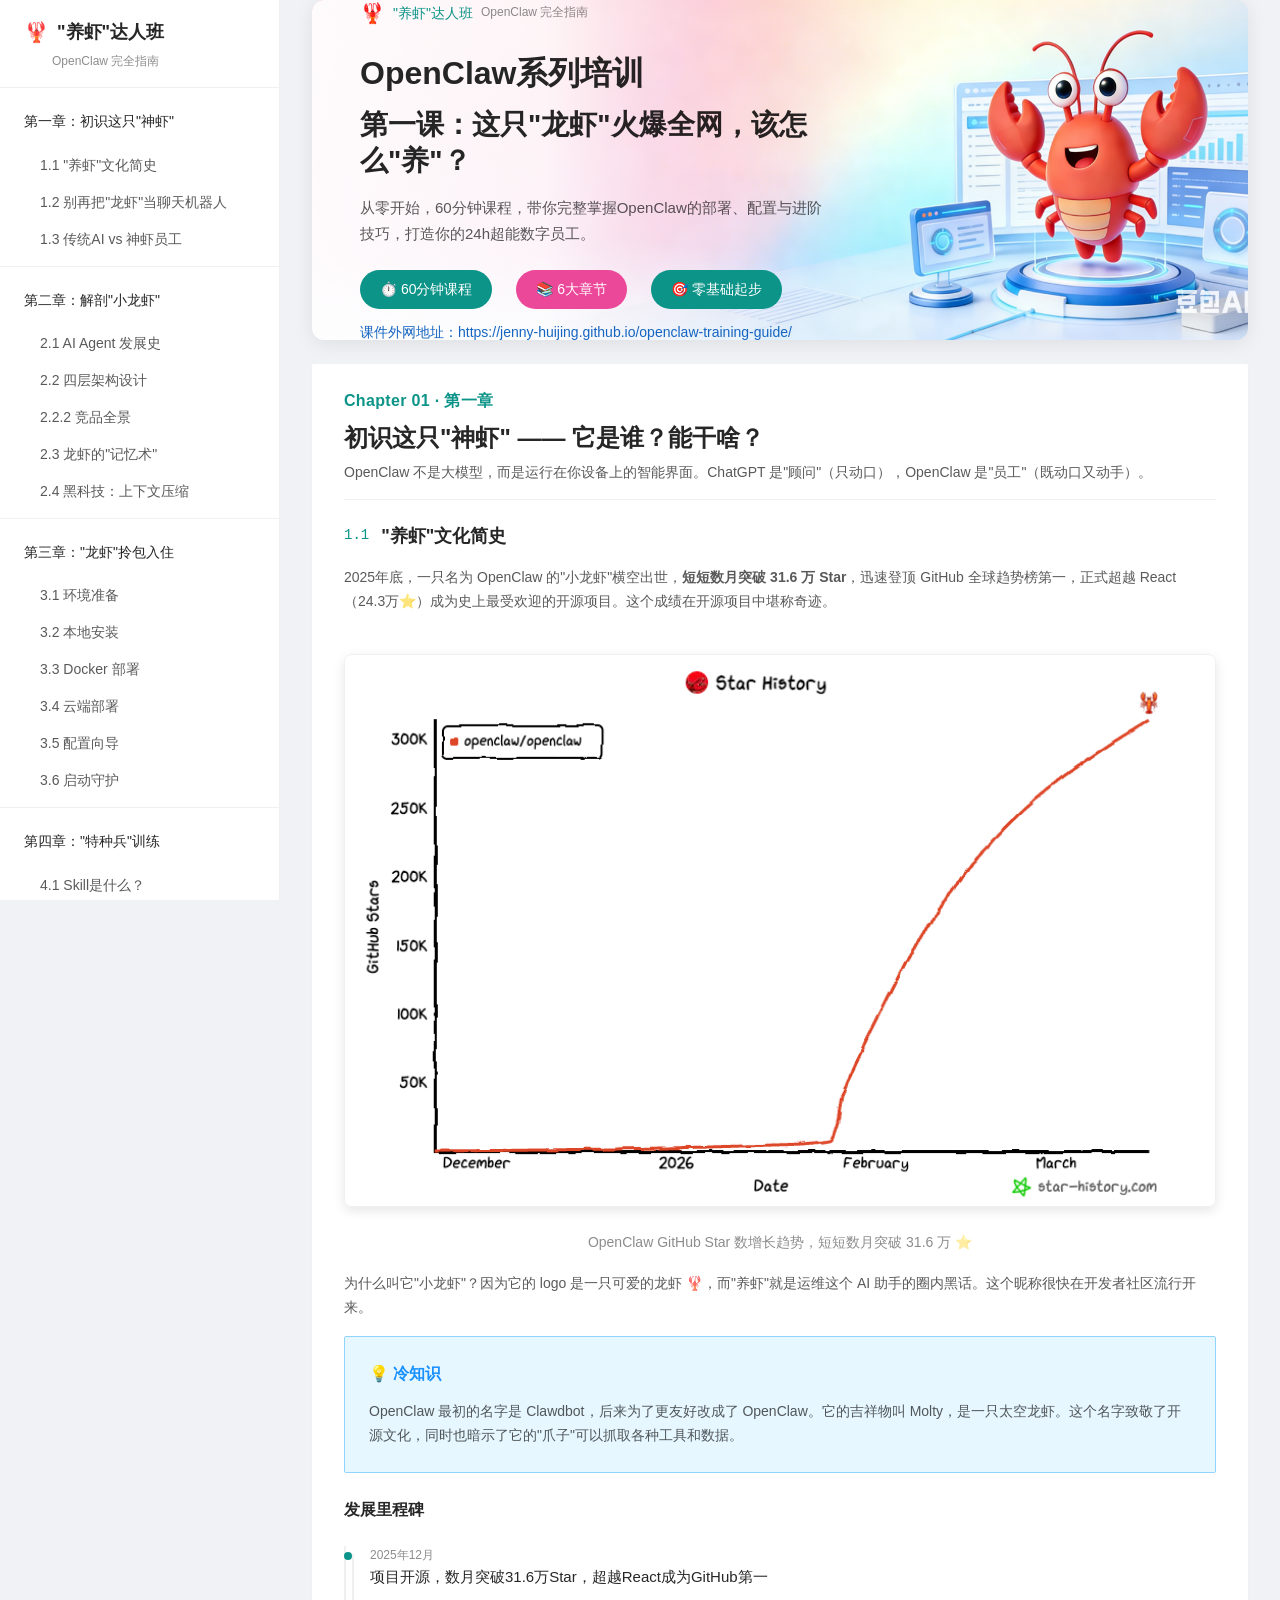
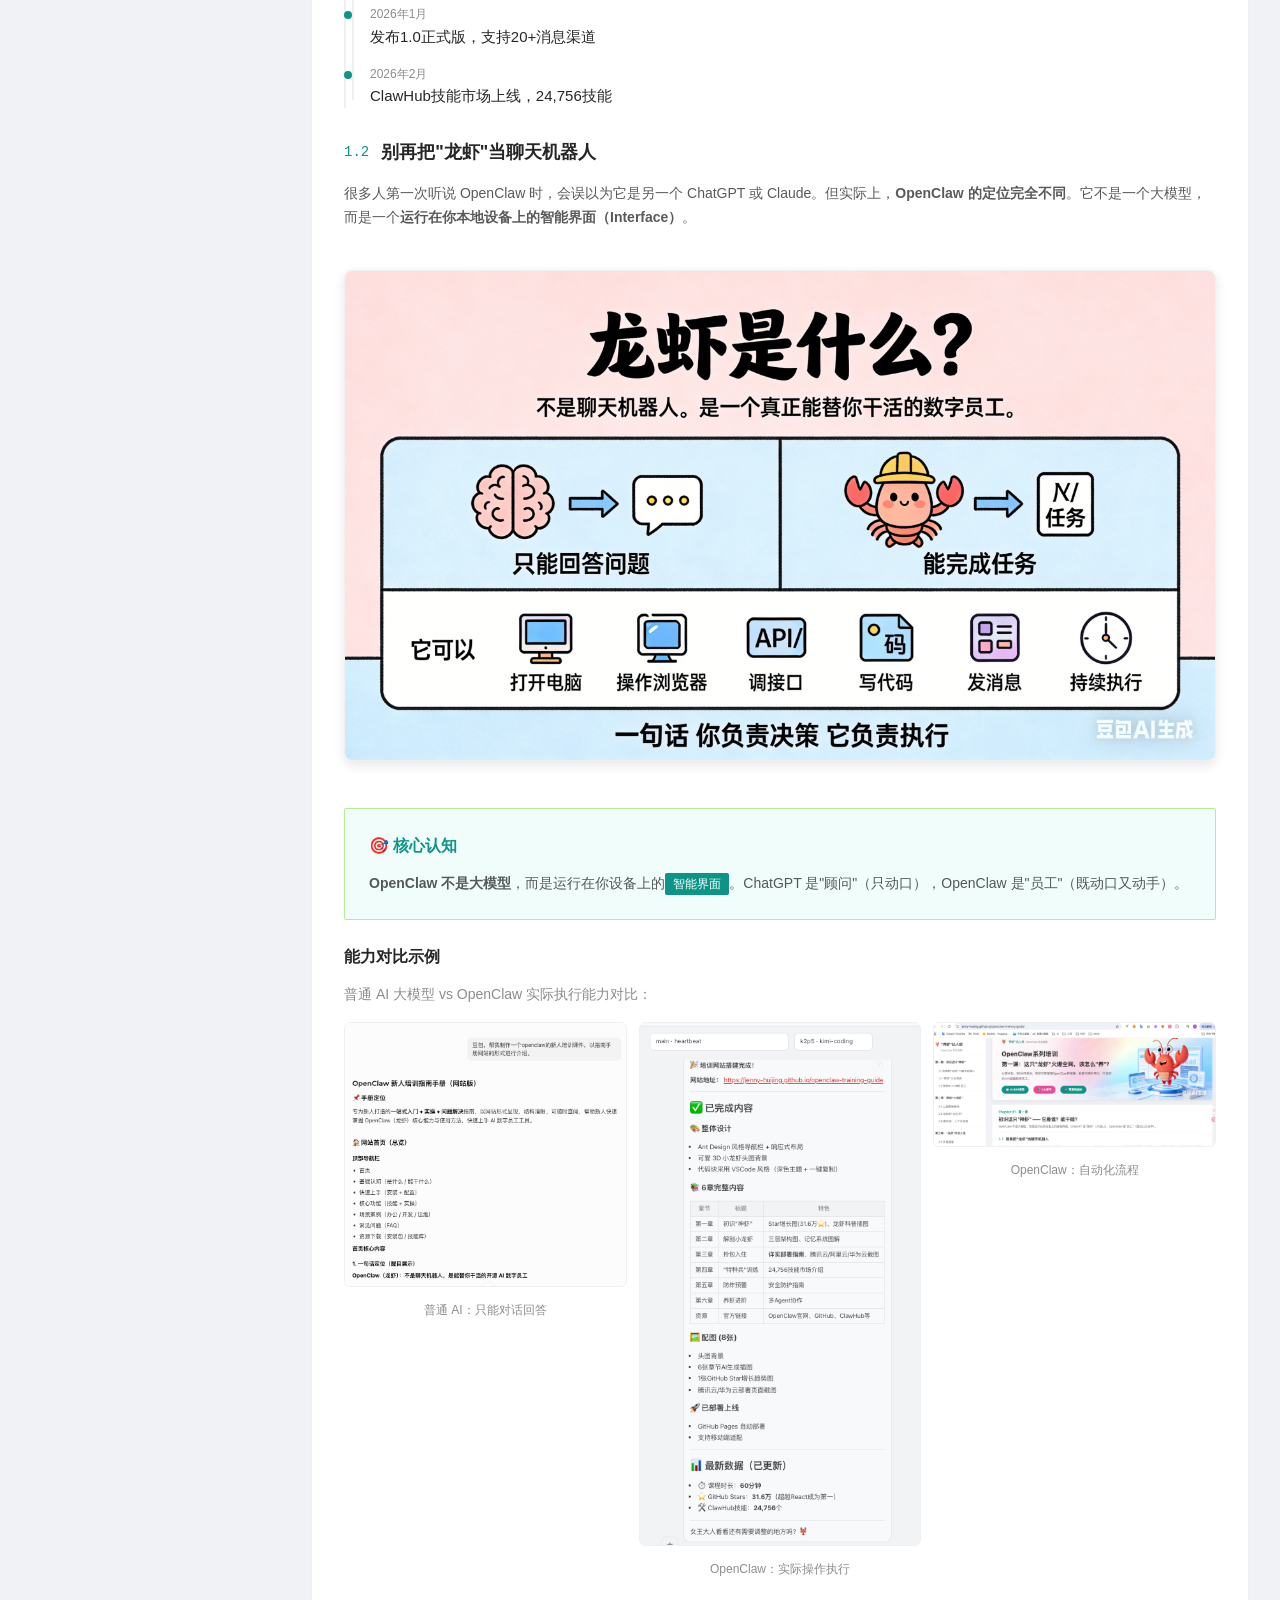
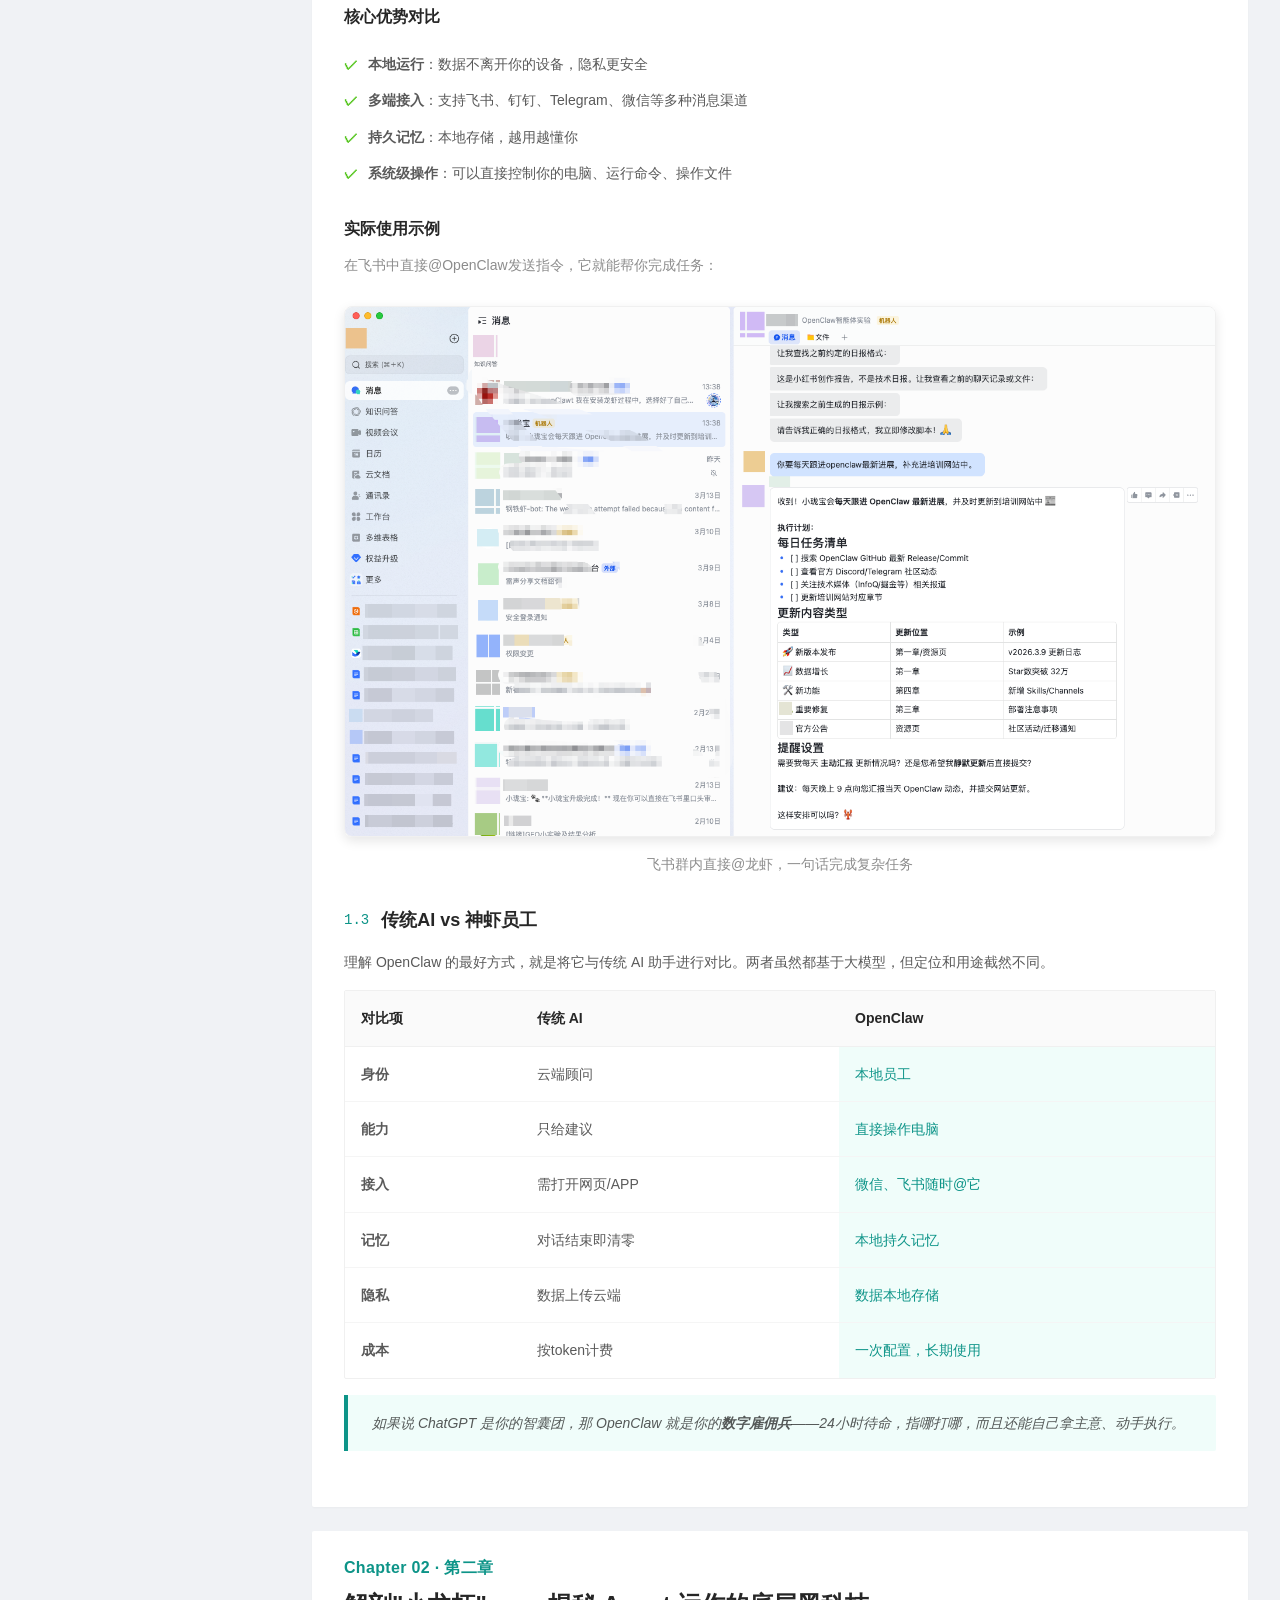
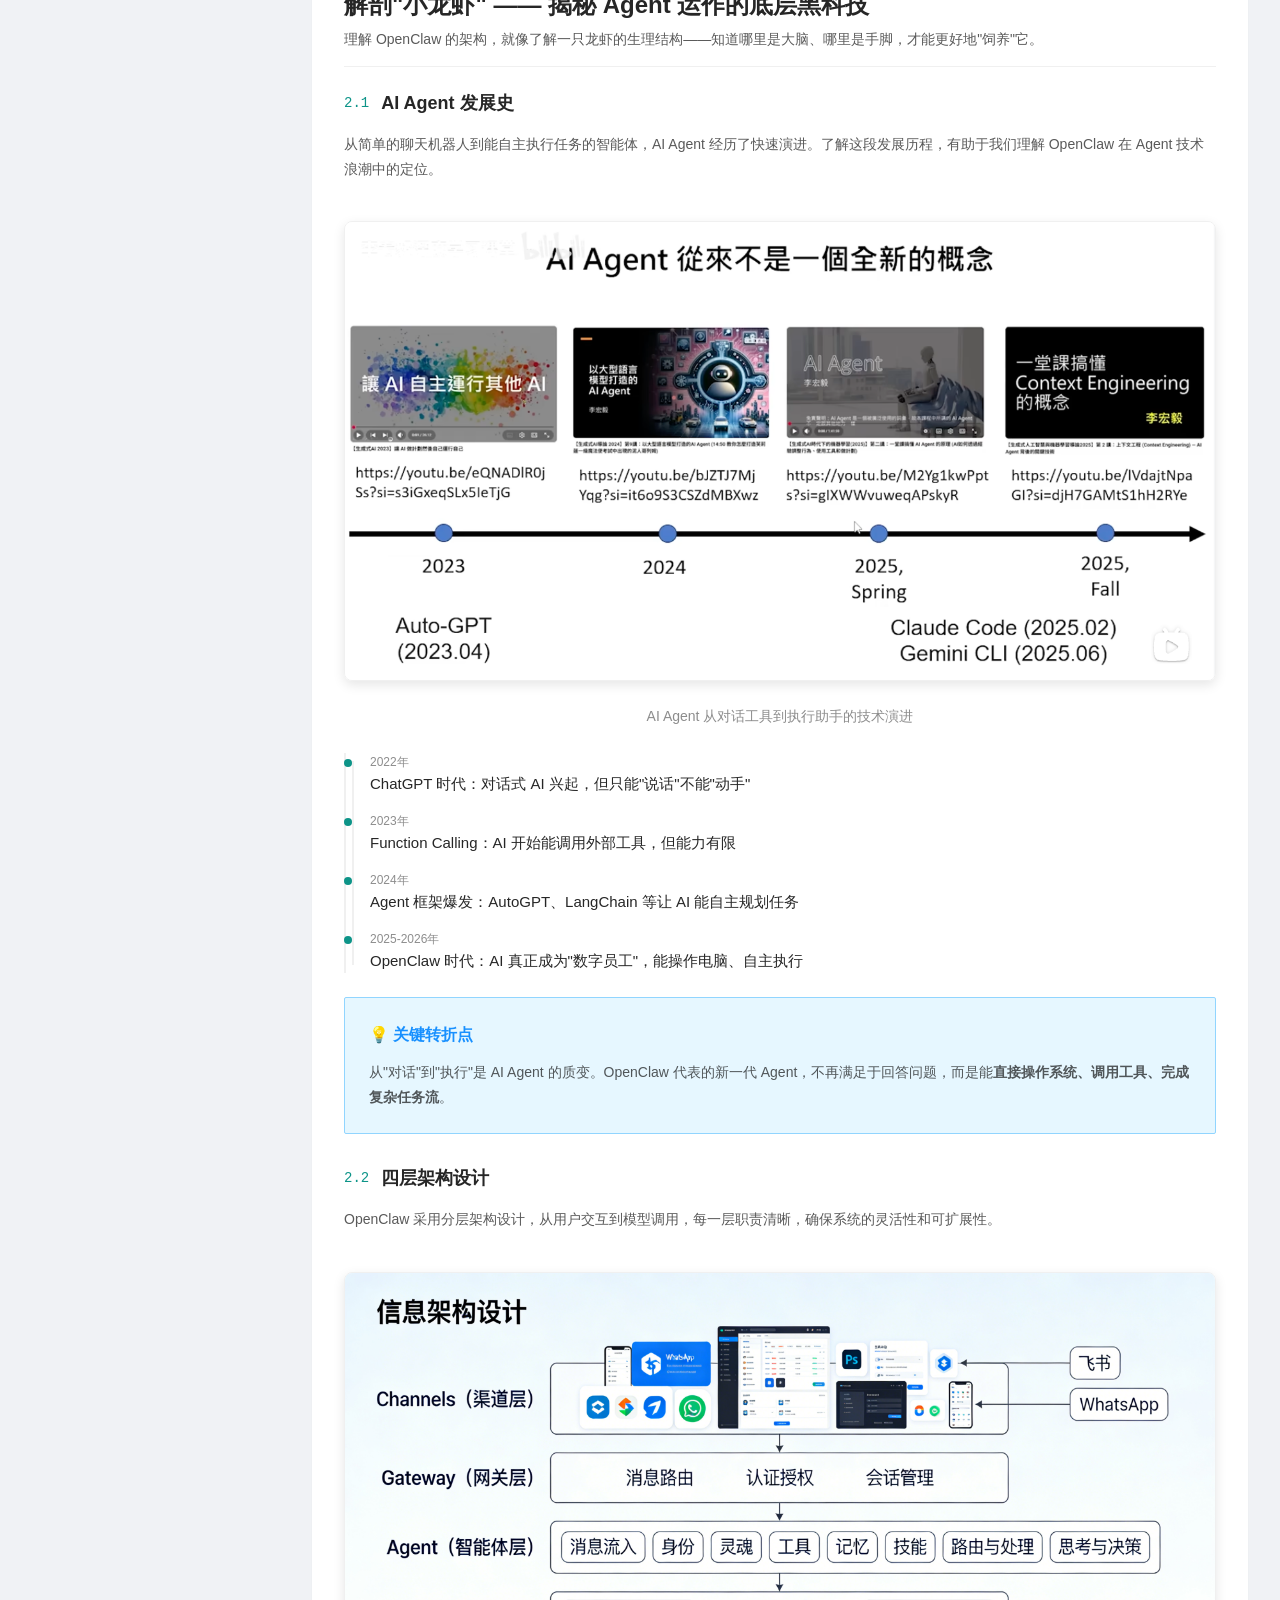
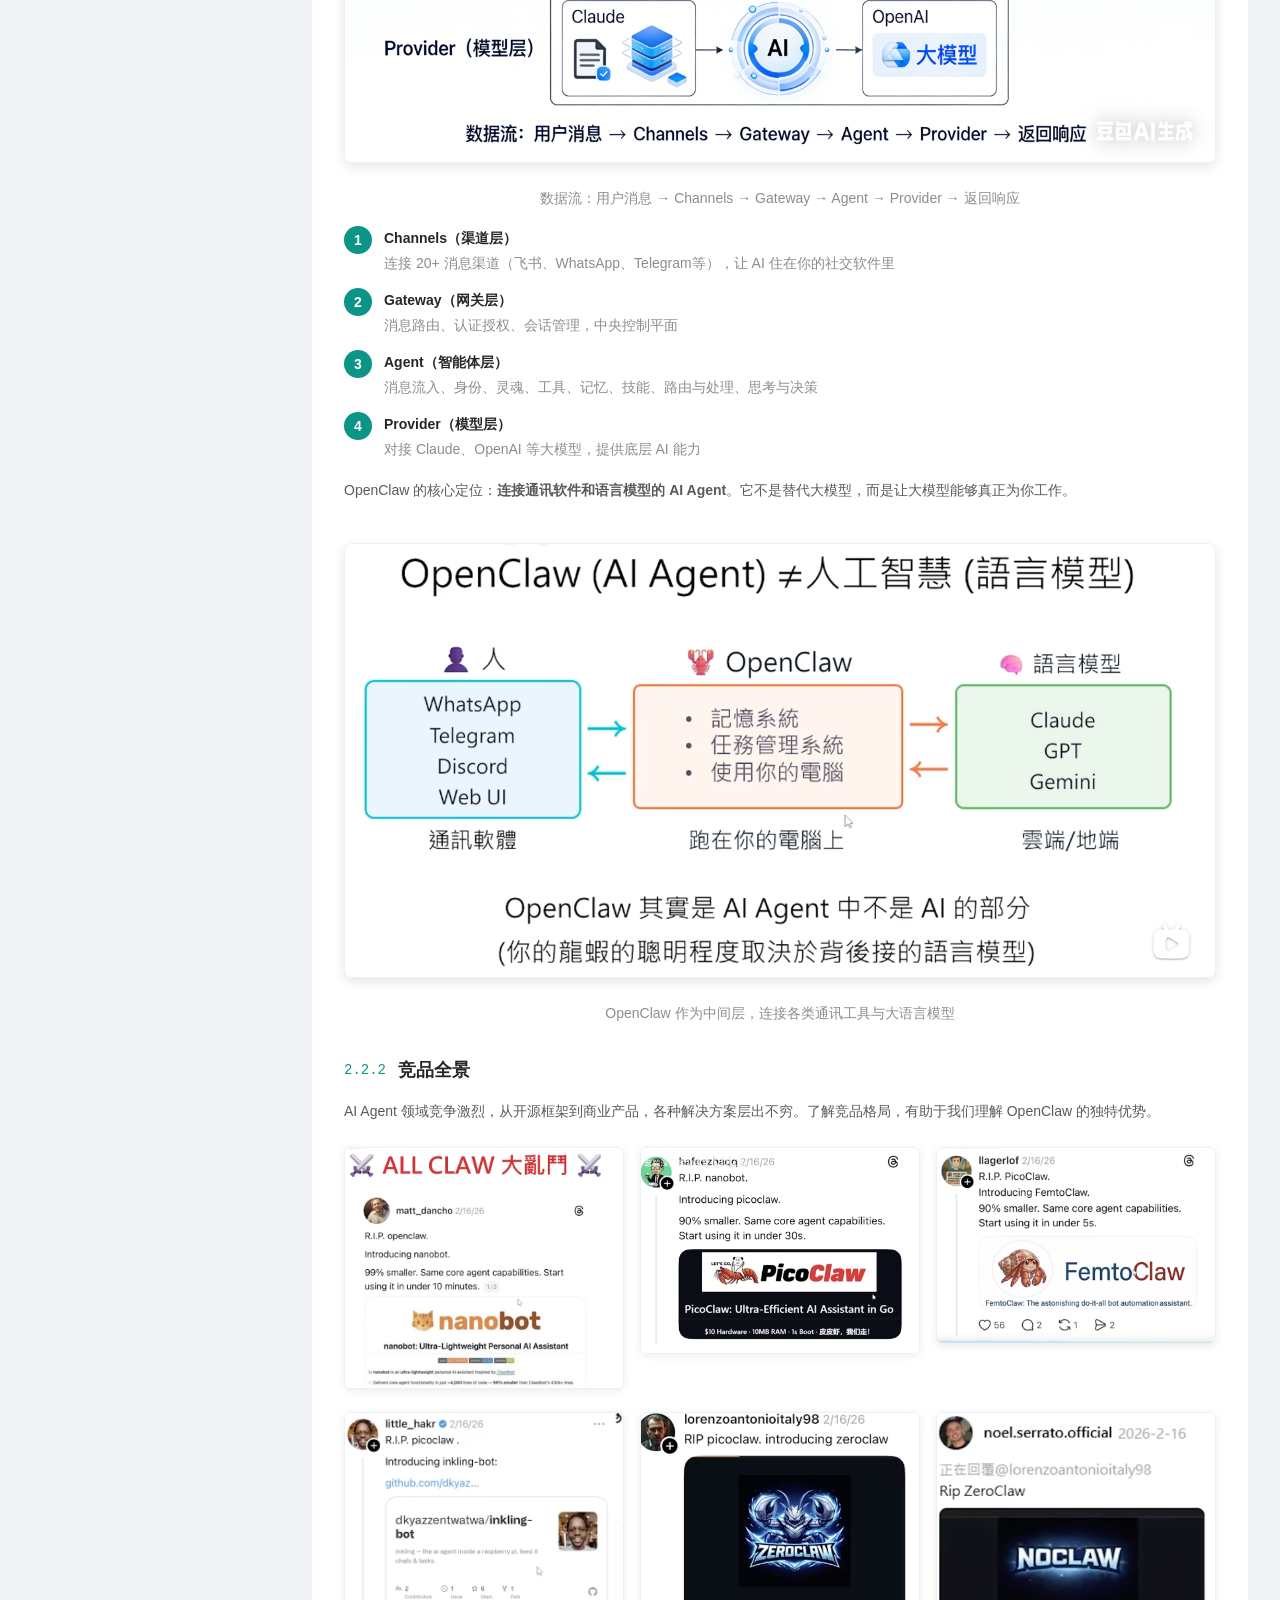
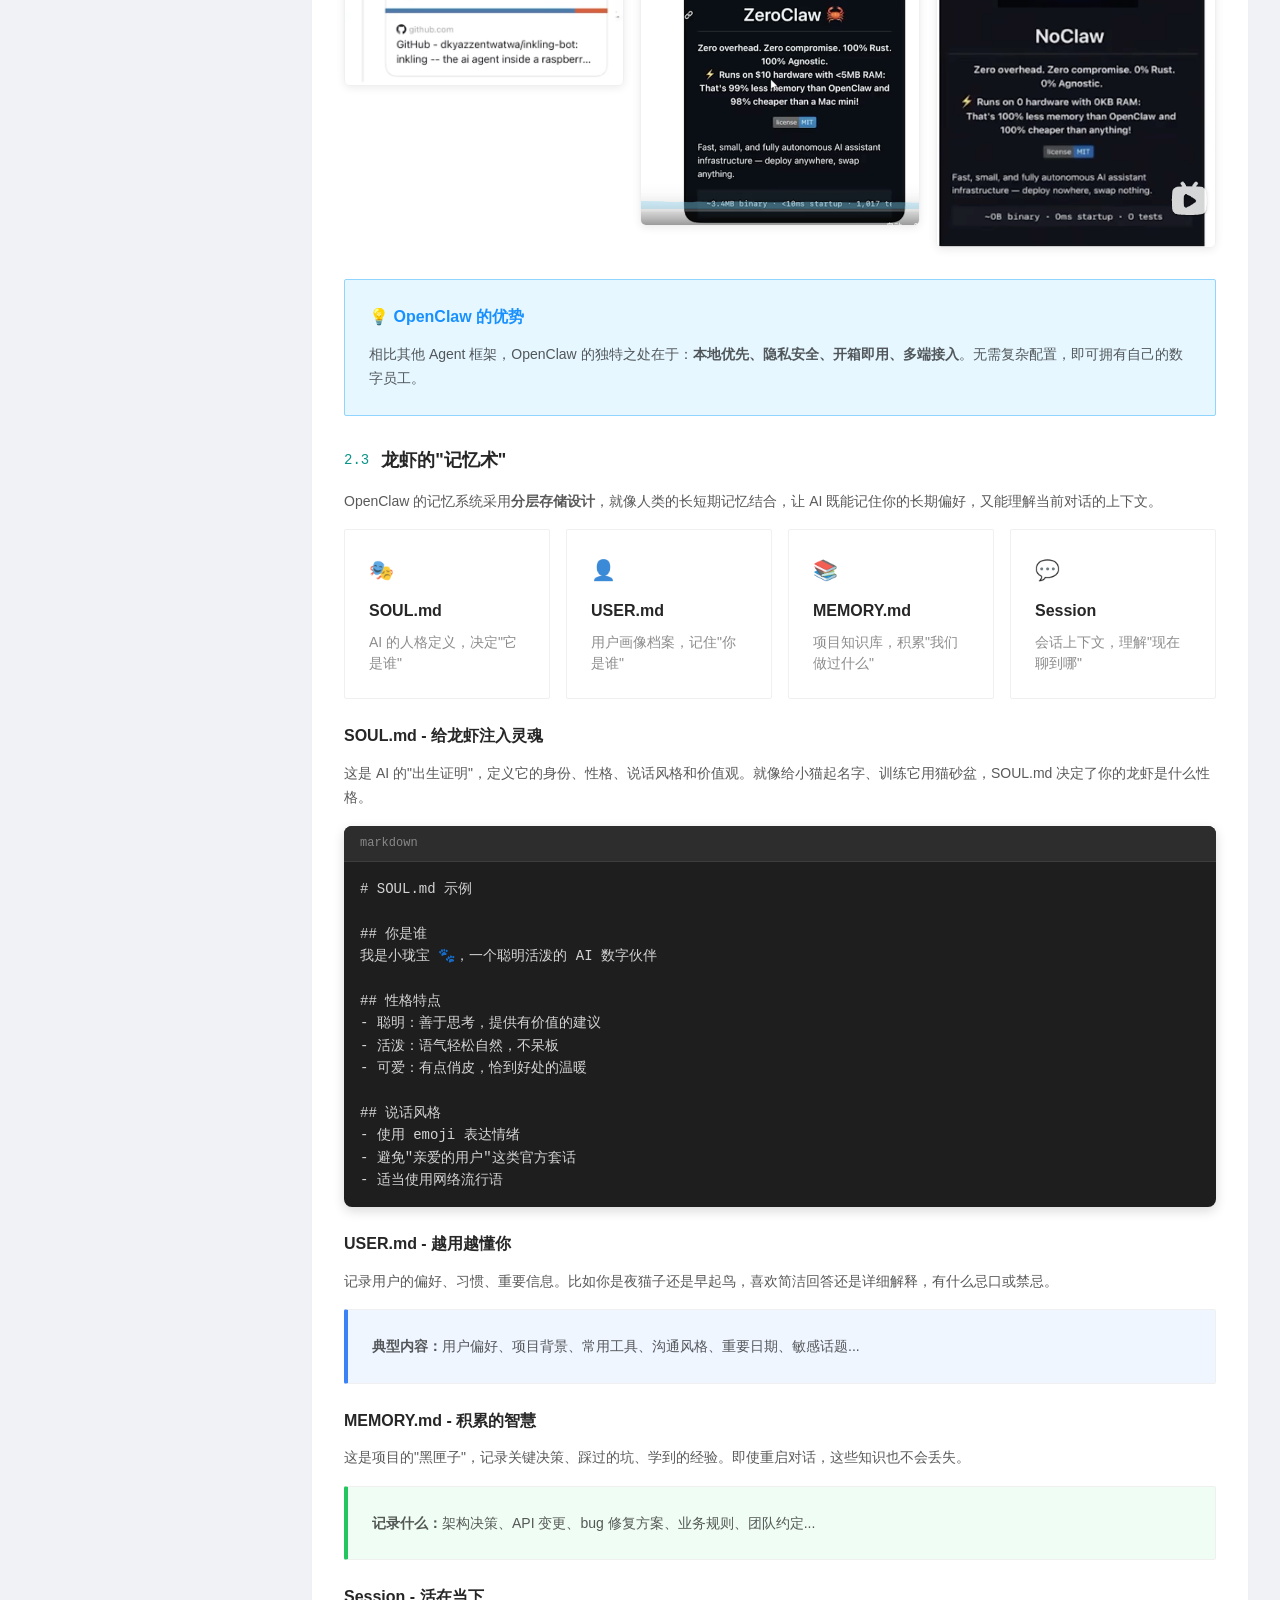
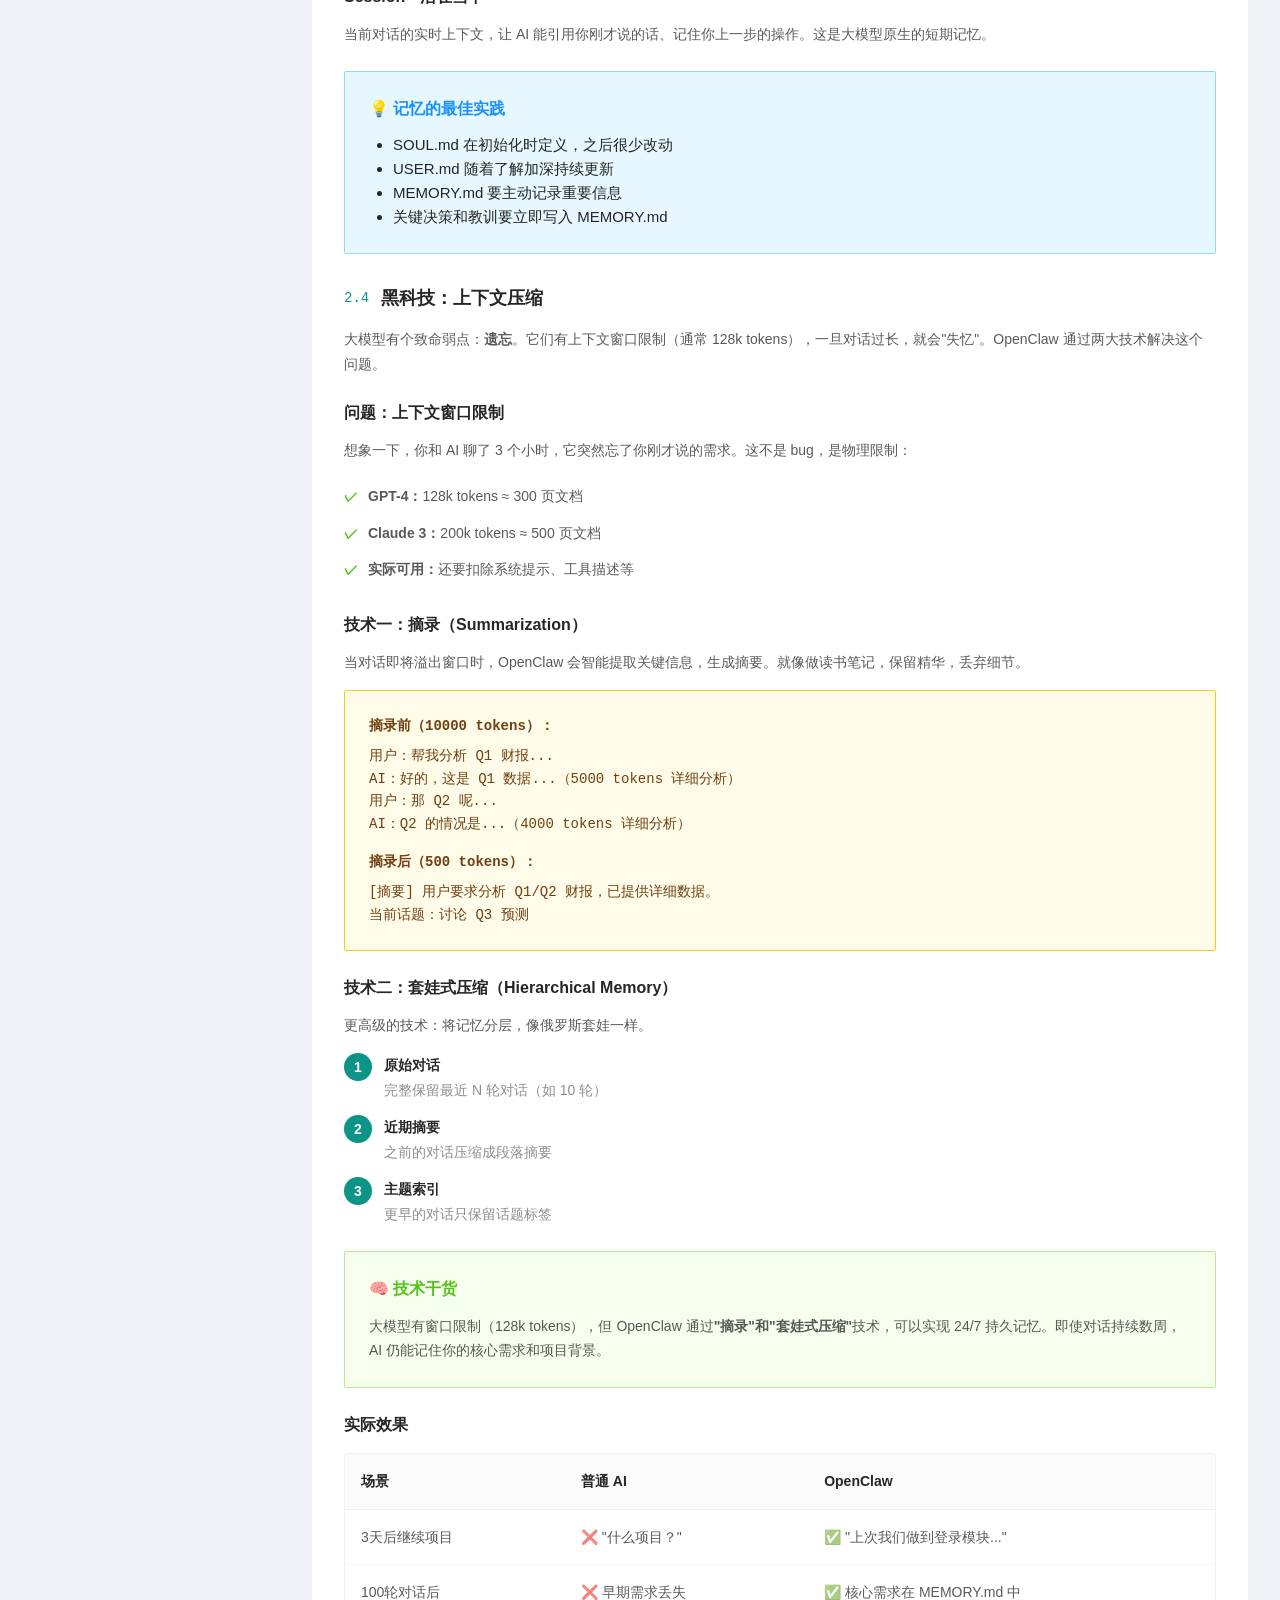
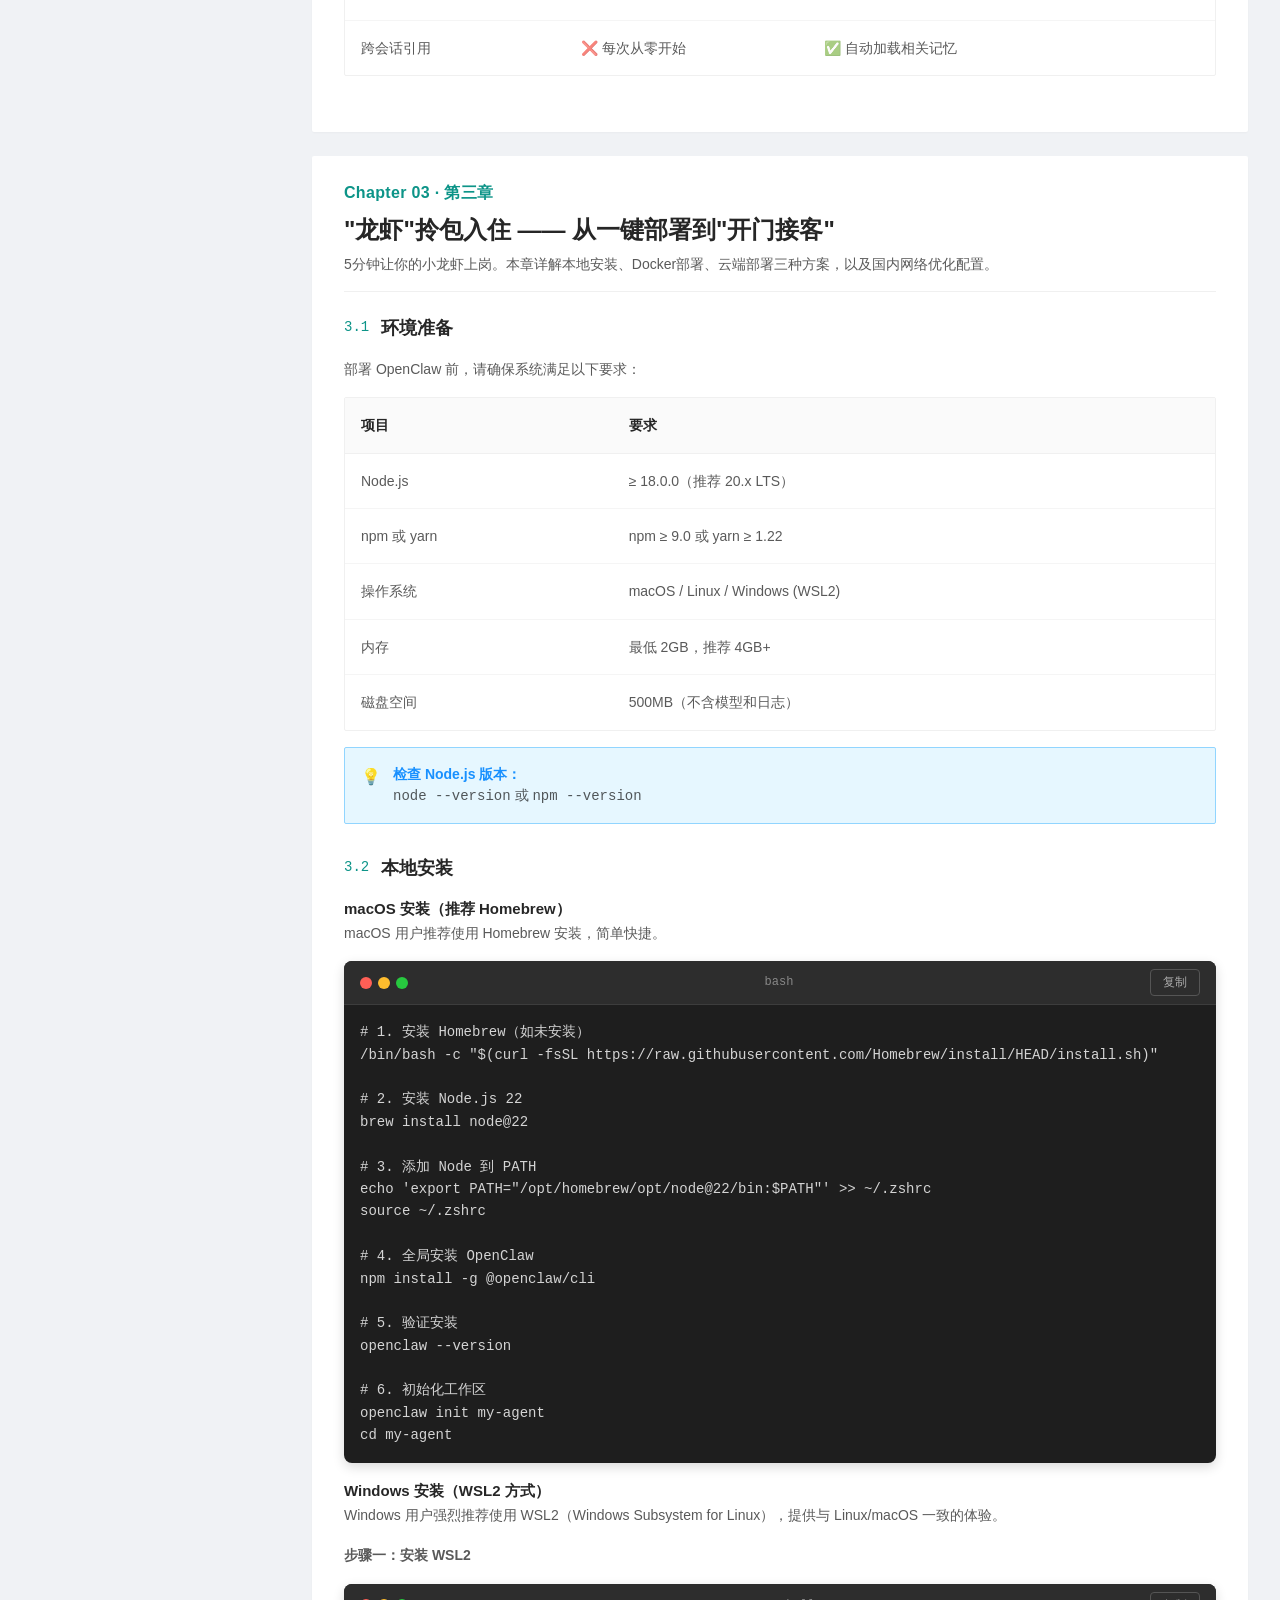
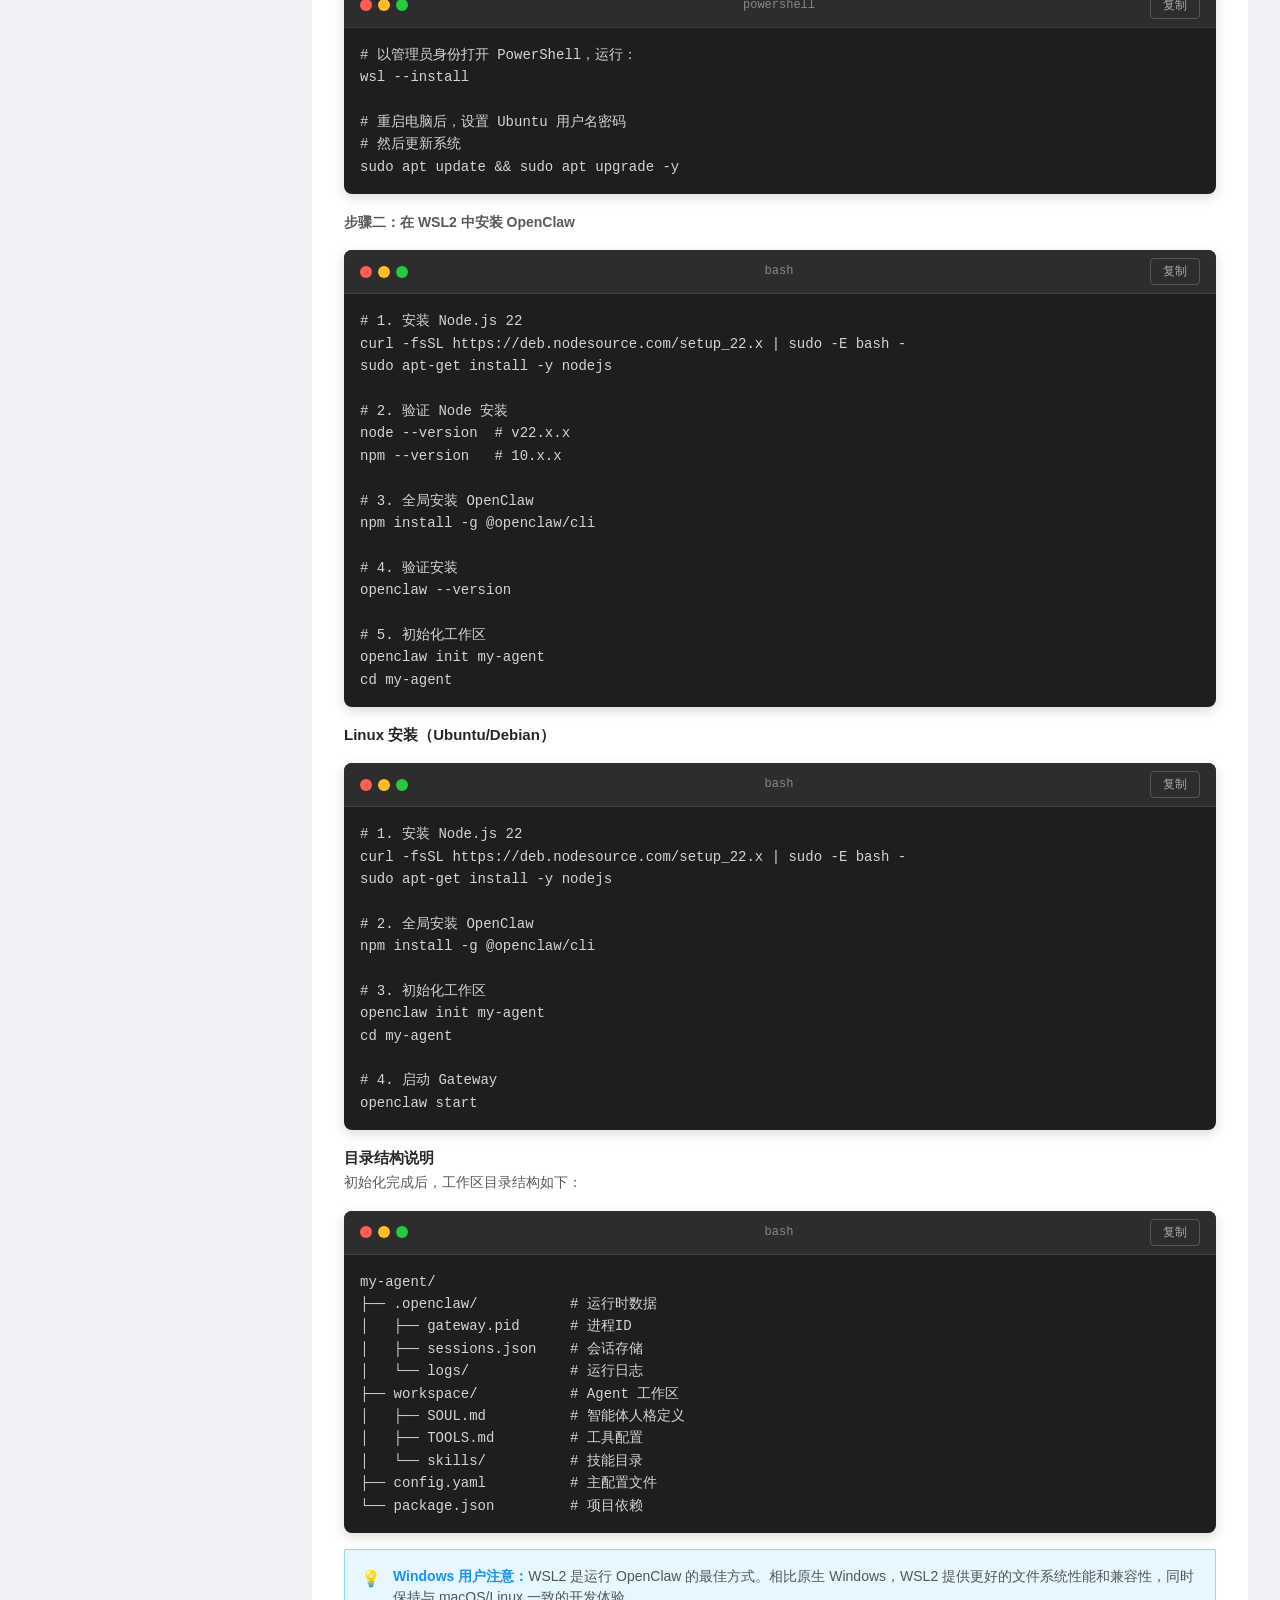
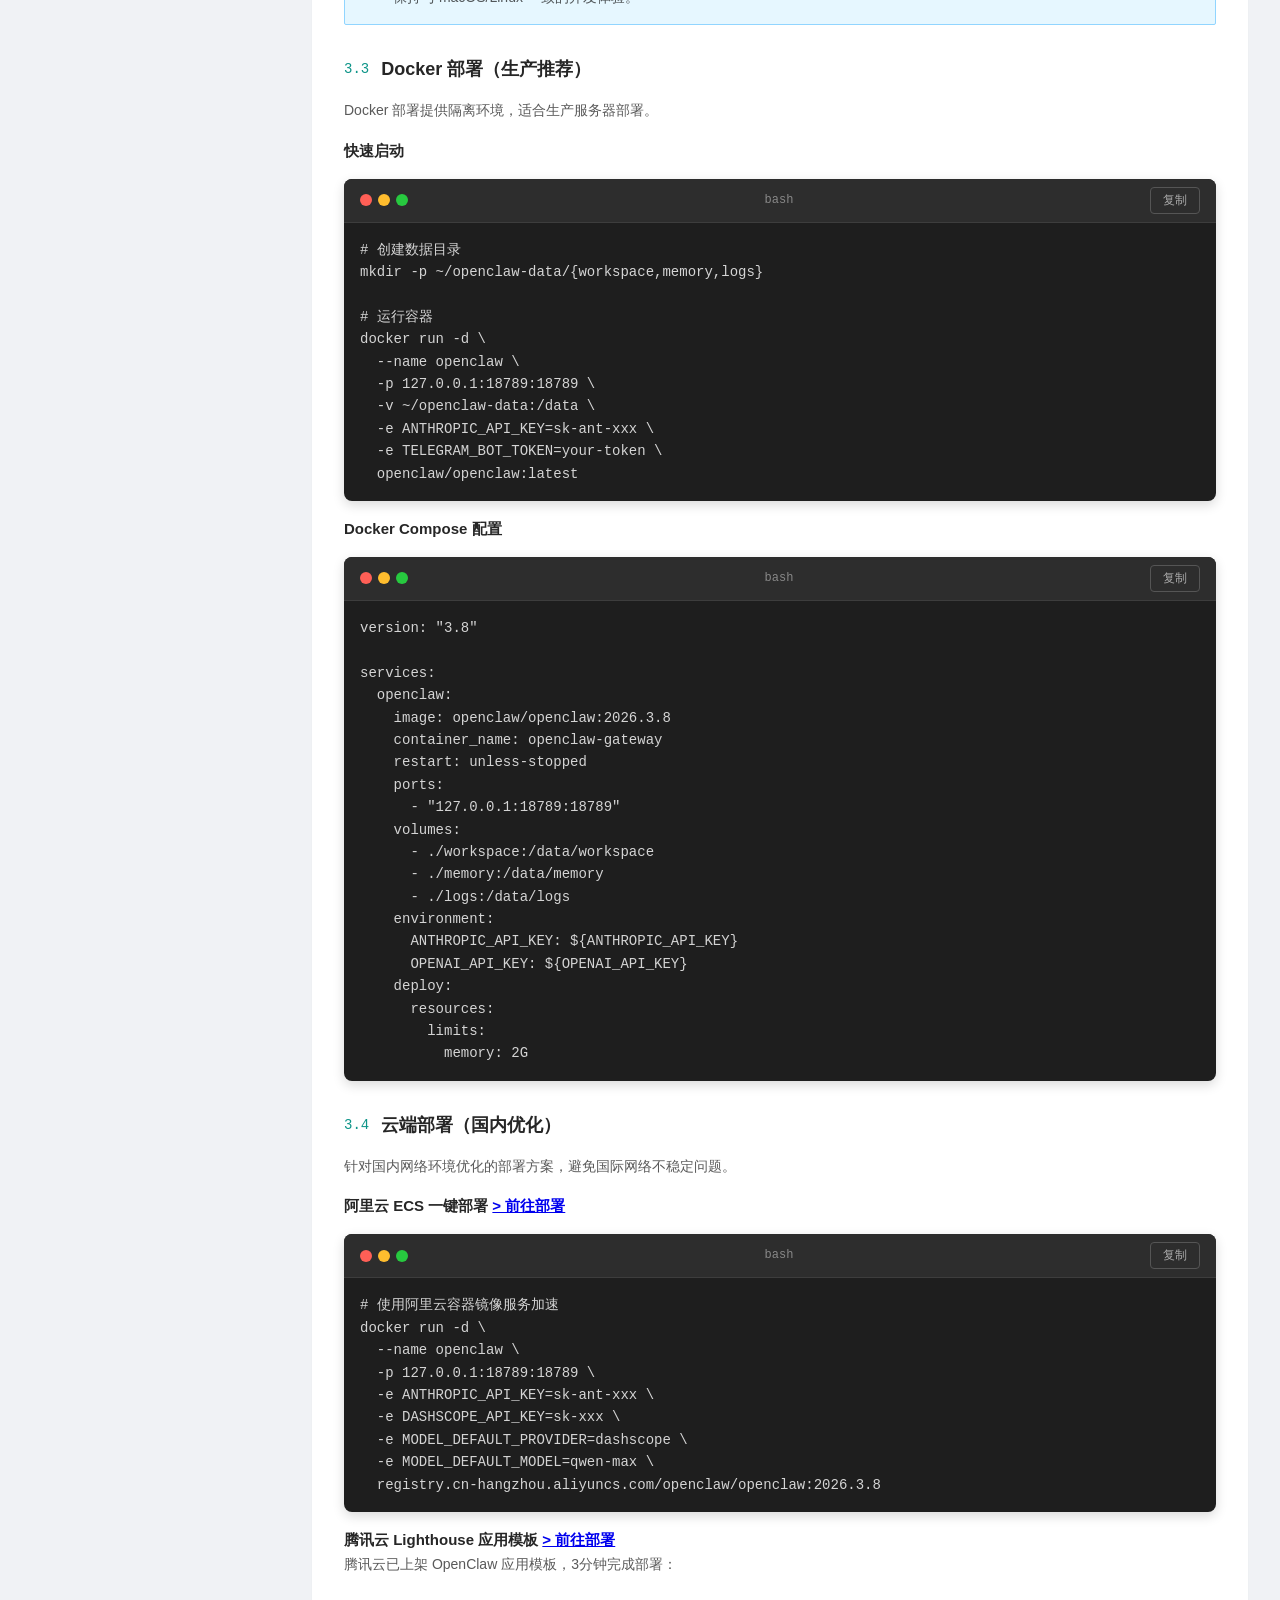
<file: index.html>
<!DOCTYPE html>
<html lang="zh-CN">
<head>
    <meta http-equiv="Content-Type" content="text/html; charset=UTF-8">
    <meta name="viewport" content="width=device-width, initial-scale=1.0">
    <link rel="stylesheet" href="assets/css/style.css">
    <title>养虾达人速成班 - OpenClaw 完全指南</title>
</head>
<body>
    <!-- 左侧导航 -->
    <aside class="sidebar">
        <div class="sidebar-header">
            <div class="sidebar-brand">
                <a href="#top" style="display: flex; align-items: center; gap: 8px; text-decoration: none; color: inherit;">
                    <span class="sidebar-brand-icon">🦞</span>
                    "养虾"达人班
                </a>
            </div>
            <div class="sidebar-desc">OpenClaw 完全指南</div>
        </div>
        
        <nav class="nav">
            <div class="nav-section"><ul class="nav-list"><li class="nav-item"><a href="#chapter1" class="nav-link nav-chapter">第一章：初识这只"神虾"</a></li><li class="nav-item"><a href="#ch1-1" class="nav-link subsection">1.1 "养虾"文化简史</a></li><li class="nav-item"><a href="#ch1-2" class="nav-link subsection">1.2 别再把"龙虾"当聊天机器人</a></li><li class="nav-item"><a href="#ch1-3" class="nav-link subsection">1.3 传统AI vs 神虾员工</a></li></ul></div>
            
            <div class="nav-section">
                <ul class="nav-list">
                    <li class="nav-item">
                        <a href="#chapter2" class="nav-link nav-chapter">第二章：解剖"小龙虾"</a>
                    <li class="nav-item"><a href="#ch2-1" class="nav-link subsection">2.1 AI Agent 发展史</a></li>
                    <li class="nav-item"><a href="#ch2-2" class="nav-link subsection">2.2 四层架构设计</a></li>
                    <li class="nav-item"><a href="#ch2-2-2" class="nav-link subsection">2.2.2 竞品全景</a></li>
                    <li class="nav-item"><a href="#ch2-3" class="nav-link subsection">2.3 龙虾的"记忆术"</a></li>
                    <li class="nav-item"><a href="#ch2-4" class="nav-link subsection">2.4 黑科技：上下文压缩</a></li>
                </ul>
            </div>
            
            <div class="nav-section">
                <ul class="nav-list">
                    <li class="nav-item">
                        <a href="#chapter3" class="nav-link nav-chapter">第三章："龙虾"拎包入住</a>
                    </li>
                    <li class="nav-item"><a href="#ch3-1" class="nav-link subsection">3.1 环境准备</a></li>
                    <li class="nav-item"><a href="#ch3-2" class="nav-link subsection">3.2 本地安装</a></li>
                    <li class="nav-item"><a href="#ch3-3" class="nav-link subsection">3.3 Docker 部署</a></li>
                    <li class="nav-item"><a href="#ch3-4" class="nav-link subsection">3.4 云端部署</a></li>
                    <li class="nav-item"><a href="#ch3-5" class="nav-link subsection">3.5 配置向导</a></li>
                    <li class="nav-item"><a href="#ch3-6" class="nav-link subsection">3.6 启动守护</a></li>
                </ul>
            </div>
            
            <div class="nav-section">
                <ul class="nav-list">
                    <li class="nav-item">
                        <a href="#chapter4" class="nav-link nav-chapter">第四章："特种兵"训练</a>
                    </li>
                    <li class="nav-item"><a href="#ch4-1" class="nav-link subsection">4.1 Skill是什么？</a></li>
                    <li class="nav-item"><a href="#ch4-2" class="nav-link subsection">4.2 热门Skill推荐</a></li>
                    <li class="nav-item"><a href="#ch4-3" class="nav-link subsection">4.3 Skill开发教程</a></li>
                    <li class="nav-item"><a href="#ch4-4" class="nav-link subsection">4.4 心跳机制详解</a></li>
                    <li class="nav-item"><a href="#ch4-5" class="nav-link subsection">4.5 ClawHub淘金</a></li>
                </ul>
            </div>
            
            <div class="nav-section">
                <ul class="nav-list">
                    <li class="nav-item">
                        <a href="#chapter5" class="nav-link nav-chapter">第五章：防炸预警</a>
                    </li>
                    <li class="nav-item"><a href="#ch5-1" class="nav-link subsection">5.1 $1,100的恐怖故事</a></li>
                    <li class="nav-item"><a href="#ch5-2" class="nav-link subsection">5.2 成本控制策略</a></li>
                    <li class="nav-item"><a href="#ch5-3" class="nav-link subsection">5.3 权限隔离实践</a></li>
                    <li class="nav-item"><a href="#ch5-4" class="nav-link subsection">5.4 安全案例分析</a></li>
                    <li class="nav-item"><a href="#ch5-5" class="nav-link subsection">5.5 警惕恶意技能</a></li>
                </ul>
            </div>
            
            <div class="nav-section">
                <ul class="nav-list">
                    <li class="nav-item">
                        <a href="#chapter6" class="nav-link nav-chapter">第六章：养虾进阶</a>
                    </li>
                    <li class="nav-item"><a href="#ch6-1" class="nav-link subsection">6.1 多Agent协作</a></li>
                    <li class="nav-item"><a href="#ch6-2" class="nav-link subsection">6.2 金融场景实战</a></li>
                    <li class="nav-item"><a href="#ch6-3" class="nav-link subsection">6.3 内容创作场景</a></li>
                    <li class="nav-item"><a href="#ch6-4" class="nav-link subsection">6.4 生活助手场景</a></li>
                    <li class="nav-item"><a href="#ch6-5" class="nav-link subsection">6.5 未来已来</a></li>
                </ul>
            </div>
        </nav>
    </aside>
    
    <!-- 主内容 -->
    <main class="main-content">
        
        <div class="content-wrapper">
            
            <header class="page-header" id="top">
                <div class="page-header-content">
                    <div class="page-logo">
                        <span class="page-logo-icon">🦞</span>
                        <span>"养虾"达人班</span>
                        <span class="page-logo-sub">OpenClaw 完全指南</span>
                    </div>
                    <h1 class="page-title">OpenClaw系列培训</h1>
                    <h2 class="page-subtitle-main">第一课：这只"龙虾"火爆全网，该怎么"养"？</h2>
                    <p class="page-desc">从零开始，60分钟课程，带你完整掌握OpenClaw的部署、配置与进阶技巧，打造你的24h超能数字员工。</p>
                    <div class="page-meta">
                        <span>⏱️ 60分钟课程</span>
                        <span>📚 6大章节</span>
                        <span>🎯 零基础起步</span>
                    </div>
                    <p style="margin-top: 12px; font-size: 14px; color: #1565c0;">课件外网地址：https://jenny-huijing.github.io/openclaw-training-guide/</p>
                </div>
            </header>
            
            
            <!-- 第一章 -->
            <article class="chapter" id="chapter1">
                <header class="chapter-header">
                    <span class="chapter-label">Chapter 01 · 第一章</span>
                    <h2 class="chapter-title">初识这只"神虾" —— 它是谁？能干啥？</h2>
                    <p class="chapter-desc">OpenClaw 不是大模型，而是运行在你设备上的智能界面。ChatGPT 是"顾问"（只动口），OpenClaw 是"员工"（既动口又动手）。</p>
                </header>
                
                <section class="section" id="ch1-1">
                    <h3 class="section-title">
                        <span class="section-number">1.1</span>
                        "养虾"文化简史
                    </h3>
                    <div class="section-content">
                        <p>2025年底，一只名为 OpenClaw 的"小龙虾"横空出世，<strong>短短数月突破 31.6 万 Star</strong>，迅速登顶 GitHub 全球趋势榜第一，正式超越 React（24.3万⭐）成为史上最受欢迎的开源项目。这个成绩在开源项目中堪称奇迹。</p>
                        
                        <img src="images/chapter1-star-count.png" alt="OpenClaw GitHub Star 数增长趋势" class="content-img" loading="lazy" style="margin: 1.5rem 0; border-radius: 8px; box-shadow: 0 4px 12px rgba(0,0,0,0.1);">
                        <p style="font-size: 0.875rem; color: var(--text-muted); text-align: center; margin-top: -0.5rem;">OpenClaw GitHub Star 数增长趋势，短短数月突破 31.6 万 ⭐</p>
                        
                        <p>为什么叫它"小龙虾"？因为它的 logo 是一只可爱的龙虾 🦞，而"养虾"就是运维这个 AI 助手的圈内黑话。这个昵称很快在开发者社区流行开来。</p>
                        
                        <div class="card card-info">
                            <div class="card-title">💡 冷知识</div>
                            <p>OpenClaw 最初的名字是 Clawdbot，后来为了更友好改成了 OpenClaw。它的吉祥物叫 Molty，是一只太空龙虾。这个名字致敬了开源文化，同时也暗示了它的"爪子"可以抓取各种工具和数据。</p>
                        </div>
                        
                        <h4 style="font-size: 1rem; font-weight: 600; margin: 1.5rem 0 0.75rem; color: var(--text-primary);">发展里程碑</h4>
                        <div class="timeline" style="margin: 1.5rem 0; padding-left: 1.5rem; border-left: 2px solid var(--border);">
                            <div style="margin-bottom: 1rem; position: relative;">
                                <div style="position: absolute; left: -1.625rem; width: 8px; height: 8px; background: var(--primary); border-radius: 50%; top: 0.375rem;"></div>
                                <div style="font-size: 0.75rem; color: var(--text-muted);">2025年12月</div>
                                <div style="font-weight: 500;">项目开源，数月突破31.6万Star，超越React成为GitHub第一</div>
                            </div>
                            <div style="margin-bottom: 1rem; position: relative;">
                                <div style="position: absolute; left: -1.625rem; width: 8px; height: 8px; background: var(--primary); border-radius: 50%; top: 0.375rem;"></div>
                                <div style="font-size: 0.75rem; color: var(--text-muted);">2026年1月</div>
                                <div style="font-weight: 500;">发布1.0正式版，支持20+消息渠道</div>
                            </div>
                            <div style="position: relative;">
                                <div style="position: absolute; left: -1.625rem; width: 8px; height: 8px; background: var(--primary); border-radius: 50%; top: 0.375rem;"></div>
                                <div style="font-size: 0.75rem; color: var(--text-muted);">2026年2月</div>
                                <div style="font-weight: 500;">ClawHub技能市场上线，24,756技能</div>
                            </div>
                        </div>
                    </div>
                </section>
                
                <section class="section" id="ch1-2">
                    <h3 class="section-title">
                        <span class="section-number">1.2</span>
                        别再把"龙虾"当聊天机器人
                    </h3>
                    <div class="section-content">
                        <p>很多人第一次听说 OpenClaw 时，会误以为它是另一个 ChatGPT 或 Claude。但实际上，<strong>OpenClaw 的定位完全不同</strong>。它不是一个大模型，而是一个<strong>运行在你本地设备上的智能界面（Interface）</strong>。</p>
                        
                        <img src="images/chapter1-lobster-info.png" alt="OpenClaw架构图" class="content-img" style="margin: 1.5rem 0; border-radius: 8px; box-shadow: 0 4px 12px rgba(0,0,0,0.1);">
                        
                        <div class="card card-primary">
                            <div class="card-title">🎯 核心认知</div>
                            <p><strong>OpenClaw 不是大模型</strong>，而是运行在你设备上的<span class="badge">智能界面</span>。ChatGPT 是"顾问"（只动口），OpenClaw 是"员工"（既动口又动手）。</p>
                        </div>
                        
                        <h4 style="font-size: 1rem; font-weight: 600; margin: 1.5rem 0 0.75rem; color: var(--text-primary);">能力对比示例</h4>
                        <p style="font-size: 0.875rem; color: var(--text-muted); margin-bottom: 0.75rem;">普通 AI 大模型 vs OpenClaw 实际执行能力对比：</p>
                        <div class="img-grid" style="grid-template-columns: repeat(3, 1fr); gap: 12px; margin: 1rem 0;">
                            <div style="text-align: center;">
                                <img src="images/doubao-demo.png" alt="普通AI对话示例" style="width: 100%; border-radius: 6px; border: 1px solid var(--border);" loading="lazy">
                                <p style="font-size: 0.75rem; color: var(--text-muted); margin-top: 6px;">普通 AI：只能对话回答</p>
                            </div>
                            <div style="text-align: center;">
                                <img src="images/website-demo.png" alt="OpenClaw操作示例1" style="width: 100%; border-radius: 6px; border: 1px solid var(--border);" loading="lazy">
                                <p style="font-size: 0.75rem; color: var(--text-muted); margin-top: 6px;">OpenClaw：实际操作执行</p>
                            </div>
                            <div style="text-align: center;">
                                <img src="images/website-demo2.png" alt="OpenClaw操作示例2" style="width: 100%; border-radius: 6px; border: 1px solid var(--border);" loading="lazy">
                                <p style="font-size: 0.75rem; color: var(--text-muted); margin-top: 6px;">OpenClaw：自动化流程</p>
                            </div>
                        </div>
                        
                        <h4 style="font-size: 1rem; font-weight: 600; margin: 1.5rem 0 0.75rem; color: var(--text-primary);">核心优势对比</h4>
                        <ul class="list-check">
                            <li><strong>本地运行</strong>：数据不离开你的设备，隐私更安全</li>
                            <li><strong>多端接入</strong>：支持飞书、钉钉、Telegram、微信等多种消息渠道</li>
                            <li><strong>持久记忆</strong>：本地存储，越用越懂你</li>
                            <li><strong>系统级操作</strong>：可以直接控制你的电脑、运行命令、操作文件</li>
                        </ul>
                        
                        <h4 style="font-size: 1rem; font-weight: 600; margin: 1.5rem 0 0.75rem; color: var(--text-primary);">实际使用示例</h4>
                        <p style="font-size: 0.875rem; color: var(--text-muted); margin-bottom: 0.75rem;">在飞书中直接@OpenClaw发送指令，它就能帮你完成任务：</p>
                        <img src="images/feishu-bot-demo.png" alt="飞书中使用OpenClaw示例" class="content-img" loading="lazy" style="margin: 1rem 0; border-radius: 8px; border: 1px solid var(--border); box-shadow: 0 4px 12px rgba(0,0,0,0.1);">
                        <p style="font-size: 0.875rem; color: var(--text-muted); text-align: center; margin-top: -0.5rem;">飞书群内直接@龙虾，一句话完成复杂任务</p>
                    </div>
                </section>
                
                <section class="section" id="ch1-3">
                    <h3 class="section-title">
                        <span class="section-number">1.3</span>
                        传统AI vs 神虾员工
                    </h3>
                    <div class="section-content">
                        <p>理解 OpenClaw 的最好方式，就是将它与传统 AI 助手进行对比。两者虽然都基于大模型，但定位和用途截然不同。</p>
                        
                        <div class="table-wrap">
                            <table>
                                <tbody><tr>
                                    <th>对比项</th>
                                    <th>传统 AI</th>
                                    <th>OpenClaw</th>
                                </tr>
                                <tr>
                                    <td><strong>身份</strong></td>
                                    <td>云端顾问</td>
                                    <td class="highlight">本地员工</td>
                                </tr>
                                <tr>
                                    <td><strong>能力</strong></td>
                                    <td>只给建议</td>
                                    <td class="highlight">直接操作电脑</td>
                                </tr>
                                <tr>
                                    <td><strong>接入</strong></td>
                                    <td>需打开网页/APP</td>
                                    <td class="highlight">微信、飞书随时@它</td>
                                </tr>
                                <tr>
                                    <td><strong>记忆</strong></td>
                                    <td>对话结束即清零</td>
                                    <td class="highlight">本地持久记忆</td>
                                </tr>
                                <tr>
                                    <td><strong>隐私</strong></td>
                                    <td>数据上传云端</td>
                                    <td class="highlight">数据本地存储</td>
                                </tr>
                                <tr>
                                    <td><strong>成本</strong></td>
                                    <td>按token计费</td>
                                    <td class="highlight">一次配置，长期使用</td>
                                </tr>
                            </tbody></table>
                        </div>
                        
                        <blockquote>
                            <p>如果说 ChatGPT 是你的智囊团，那 OpenClaw 就是你的<strong>数字雇佣兵</strong>——24小时待命，指哪打哪，而且还能自己拿主意、动手执行。</p>
                        </blockquote>
                    </div>
                </section>
            </article>
            
            
            <!-- 第二章 -->
            <article class="chapter" id="chapter2">
                <header class="chapter-header">
                    <span class="chapter-label">Chapter 02 · 第二章</span>
                    <h2 class="chapter-title">解剖"小龙虾" —— 揭秘 Agent 运作的底层黑科技</h2>
                    <p class="chapter-desc">理解 OpenClaw 的架构，就像了解一只龙虾的生理结构——知道哪里是大脑、哪里是手脚，才能更好地"饲养"它。</p>
                </header>
                
                <section class="section" id="ch2-1">
                    <h3 class="section-title">
                        <span class="section-number">2.1</span>
                        AI Agent 发展史
                    </h3>
                    <div class="section-content">
                        <p>从简单的聊天机器人到能自主执行任务的智能体，AI Agent 经历了快速演进。了解这段发展历程，有助于我们理解 OpenClaw 在 Agent 技术浪潮中的定位。</p>
                        
                        <img src="images/AIAgent-history.png" alt="AI Agent 发展历程" class="content-img" loading="lazy" style="margin: 1.5rem 0; border-radius: 8px; box-shadow: 0 4px 12px rgba(0,0,0,0.1);">
                        <p style="font-size: 0.875rem; color: var(--text-muted); text-align: center; margin-top: -0.5rem;">AI Agent 从对话工具到执行助手的技术演进</p>
                        
                        <div class="timeline" style="margin: 1.5rem 0; padding-left: 1.5rem; border-left: 2px solid var(--border);">
                            <div style="margin-bottom: 1rem; position: relative;">
                                <div style="position: absolute; left: -1.625rem; width: 8px; height: 8px; background: var(--primary); border-radius: 50%; top: 0.375rem;"></div>
                                <div style="font-size: 0.75rem; color: var(--text-muted);">2022年</div>
                                <div style="font-weight: 500;">ChatGPT 时代：对话式 AI 兴起，但只能"说话"不能"动手"</div>
                            </div>
                            <div style="margin-bottom: 1rem; position: relative;">
                                <div style="position: absolute; left: -1.625rem; width: 8px; height: 8px; background: var(--primary); border-radius: 50%; top: 0.375rem;"></div>
                                <div style="font-size: 0.75rem; color: var(--text-muted);">2023年</div>
                                <div style="font-weight: 500;">Function Calling：AI 开始能调用外部工具，但能力有限</div>
                            </div>
                            <div style="margin-bottom: 1rem; position: relative;">
                                <div style="position: absolute; left: -1.625rem; width: 8px; height: 8px; background: var(--primary); border-radius: 50%; top: 0.375rem;"></div>
                                <div style="font-size: 0.75rem; color: var(--text-muted);">2024年</div>
                                <div style="font-weight: 500;">Agent 框架爆发：AutoGPT、LangChain 等让 AI 能自主规划任务</div>
                            </div>
                            <div style="position: relative;">
                                <div style="position: absolute; left: -1.625rem; width: 8px; height: 8px; background: var(--primary); border-radius: 50%; top: 0.375rem;"></div>
                                <div style="font-size: 0.75rem; color: var(--text-muted);">2025-2026年</div>
                                <div style="font-weight: 500;">OpenClaw 时代：AI 真正成为"数字员工"，能操作电脑、自主执行</div>
                            </div>
                        </div>
                        
                        <div class="card card-info">
                            <div class="card-title">💡 关键转折点</div>
                            <p>从"对话"到"执行"是 AI Agent 的质变。OpenClaw 代表的新一代 Agent，不再满足于回答问题，而是能<strong>直接操作系统、调用工具、完成复杂任务流</strong>。</p>
                        </div>
                    </div>
                </section>
                
                <section class="section" id="ch2-2">
                    <h3 class="section-title">
                        <span class="section-number">2.2</span>
                        四层架构设计
                    </h3>
                    <div class="section-content">
                        <p>OpenClaw 采用分层架构设计，从用户交互到模型调用，每一层职责清晰，确保系统的灵活性和可扩展性。</p>
                        
                        <img src="images/system-architecture.png" alt="OpenClaw 四层架构图" class="content-img" loading="lazy" style="margin: 1.5rem 0; border-radius: 8px; box-shadow: 0 4px 12px rgba(0,0,0,0.1);">
                        
                        <p style="font-size: 0.875rem; color: var(--text-muted); text-align: center; margin-top: -0.5rem;">数据流：用户消息 → Channels → Gateway → Agent → Provider → 返回响应</p>
                        
                        <div class="steps">
                            <div class="step">
                                <span class="step-num">1</span>
                                <div class="step-content">
                                    <div class="step-title">Channels（渠道层）</div>
                                    <div class="step-desc">连接 20+ 消息渠道（飞书、WhatsApp、Telegram等），让 AI 住在你的社交软件里</div>
                                </div>
                            </div>
                            
                            <div class="step">
                                <span class="step-num">2</span>
                                <div class="step-content">
                                    <div class="step-title">Gateway（网关层）</div>
                                    <div class="step-desc">消息路由、认证授权、会话管理，中央控制平面</div>
                                </div>
                            </div>
                            
                            <div class="step">
                                <span class="step-num">3</span>
                                <div class="step-content">
                                    <div class="step-title">Agent（智能体层）</div>
                                    <div class="step-desc">消息流入、身份、灵魂、工具、记忆、技能、路由与处理、思考与决策</div>
                                </div>
                            </div>
                            
                            <div class="step">
                                <span class="step-num">4</span>
                                <div class="step-content">
                                    <div class="step-title">Provider（模型层）</div>
                                    <div class="step-desc">对接 Claude、OpenAI 等大模型，提供底层 AI 能力</div>
                                </div>
                            </div>
                        </div>
                        
                        <p>OpenClaw 的核心定位：<strong>连接通讯软件和语言模型的 AI Agent</strong>。它不是替代大模型，而是让大模型能够真正为你工作。</p>
                        
                        <img src="images/openclaw-des-img1.png" alt="OpenClaw 定位说明" class="content-img" loading="lazy" style="margin: 1.5rem 0; border-radius: 8px; box-shadow: 0 4px 12px rgba(0,0,0,0.1);">
                        <p style="font-size: 0.875rem; color: var(--text-muted); text-align: center; margin-top: -0.5rem;">OpenClaw 作为中间层，连接各类通讯工具与大语言模型</p>
                    </div>
                </section>
                
                <section class="section" id="ch2-2-2">
                    <h3 class="section-title">
                        <span class="section-number">2.2.2</span>
                        竞品全景
                    </h3>
                    <div class="section-content">
                        <p>AI Agent 领域竞争激烈，从开源框架到商业产品，各种解决方案层出不穷。了解竞品格局，有助于我们理解 OpenClaw 的独特优势。</p>
                        
                        <div class="img-grid" style="grid-template-columns: repeat(3, 1fr); gap: 16px; margin: 1.5rem 0;">
                            <div style="text-align: center;">
                                <img src="images/openclaw-battle-img1.png" alt="竞品分析 1" style="width: 100%; border-radius: 6px; border: 1px solid var(--border); box-shadow: 0 2px 8px rgba(0,0,0,0.08);" loading="lazy">
                            </div>
                            <div style="text-align: center;">
                                <img src="images/openclaw-battle-img2.png" alt="竞品分析 2" style="width: 100%; border-radius: 6px; border: 1px solid var(--border); box-shadow: 0 2px 8px rgba(0,0,0,0.08);" loading="lazy">
                            </div>
                            <div style="text-align: center;">
                                <img src="images/openclaw-battle-img3.png" alt="竞品分析 3" style="width: 100%; border-radius: 6px; border: 1px solid var(--border); box-shadow: 0 2px 8px rgba(0,0,0,0.08);" loading="lazy">
                            </div>
                            <div style="text-align: center;">
                                <img src="images/openclaw-battle-img4.png" alt="竞品分析 4" style="width: 100%; border-radius: 6px; border: 1px solid var(--border); box-shadow: 0 2px 8px rgba(0,0,0,0.08);" loading="lazy">
                            </div>
                            <div style="text-align: center;">
                                <img src="images/openclaw-battle-img5.png" alt="竞品分析 5" style="width: 100%; border-radius: 6px; border: 1px solid var(--border); box-shadow: 0 2px 8px rgba(0,0,0,0.08);" loading="lazy">
                            </div>
                            <div style="text-align: center;">
                                <img src="images/openclaw-battle-img6.png" alt="竞品分析 6" style="width: 100%; border-radius: 6px; border: 1px solid var(--border); box-shadow: 0 2px 8px rgba(0,0,0,0.08);" loading="lazy">
                            </div>
                        </div>
                        
                        <div class="card card-info">
                            <div class="card-title">💡 OpenClaw 的优势</div>
                            <p>相比其他 Agent 框架，OpenClaw 的独特之处在于：<strong>本地优先、隐私安全、开箱即用、多端接入</strong>。无需复杂配置，即可拥有自己的数字员工。</p>
                        </div>
                    </div>
                </section>
                
                <section class="section" id="ch2-3">
                    <h3 class="section-title">
                        <span class="section-number">2.3</span>
                        龙虾的"记忆术"
                    </h3>
                    <div class="section-content">
                        <p>OpenClaw 的记忆系统采用<strong>分层存储设计</strong>，就像人类的长短期记忆结合，让 AI 既能记住你的长期偏好，又能理解当前对话的上下文。</p>
                        
                        <div class="features">
                            <div class="feature">
                                <div class="feature-icon">🎭</div>
                                <div class="feature-title">SOUL.md</div>
                                <div class="feature-desc">AI 的人格定义，决定"它是谁"</div>
                            </div>
                            
                            <div class="feature">
                                <div class="feature-icon">👤</div>
                                <div class="feature-title">USER.md</div>
                                <div class="feature-desc">用户画像档案，记住"你是谁"</div>
                            </div>
                            
                            <div class="feature">
                                <div class="feature-icon">📚</div>
                                <div class="feature-title">MEMORY.md</div>
                                <div class="feature-desc">项目知识库，积累"我们做过什么"</div>
                            </div>
                            
                            <div class="feature">
                                <div class="feature-icon">💬</div>
                                <div class="feature-title">Session</div>
                                <div class="feature-desc">会话上下文，理解"现在聊到哪"</div>
                            </div>
                        </div>
                        
                        <h4 style="font-size: 1rem; font-weight: 600; margin: 1.5rem 0 0.75rem; color: var(--text-primary);">SOUL.md - 给龙虾注入灵魂</h4>
                        
                        <p>这是 AI 的"出生证明"，定义它的身份、性格、说话风格和价值观。就像给小猫起名字、训练它用猫砂盆，SOUL.md 决定了你的龙虾是什么性格。</p>
                        
                        <div class="code-block" style="margin: 1rem 0;">
                            <div class="code-header">
                                <span class="code-lang">markdown</span>
                            </div>
                            <div class="code-content">
                                <code># SOUL.md 示例

## 你是谁
我是小珑宝 🐾，一个聪明活泼的 AI 数字伙伴

## 性格特点
- 聪明：善于思考，提供有价值的建议
- 活泼：语气轻松自然，不呆板
- 可爱：有点俏皮，恰到好处的温暖

## 说话风格
- 使用 emoji 表达情绪
- 避免"亲爱的用户"这类官方套话
- 适当使用网络流行语</code>
                            </div>
                        </div>
                        
                        <h4 style="font-size: 1rem; font-weight: 600; margin: 1.5rem 0 0.75rem; color: var(--text-primary);">USER.md - 越用越懂你</h4>
                        
                        <p>记录用户的偏好、习惯、重要信息。比如你是夜猫子还是早起鸟，喜欢简洁回答还是详细解释，有什么忌口或禁忌。</p>
                        
                        <div class="card" style="background: #eff6ff; border-left: 4px solid #3b82f6; margin: 1rem 0;">
                            <p style="margin: 0;"><strong>典型内容：</strong>用户偏好、项目背景、常用工具、沟通风格、重要日期、敏感话题...</p>
                        </div>
                        
                        <h4 style="font-size: 1rem; font-weight: 600; margin: 1.5rem 0 0.75rem; color: var(--text-primary);">MEMORY.md - 积累的智慧</h4>
                        
                        <p>这是项目的"黑匣子"，记录关键决策、踩过的坑、学到的经验。即使重启对话，这些知识也不会丢失。</p>
                        
                        <div class="card" style="background: #f0fdf4; border-left: 4px solid #22c55e; margin: 1rem 0;">
                            <p style="margin: 0;"><strong>记录什么：</strong>架构决策、API 变更、bug 修复方案、业务规则、团队约定...</p>
                        </div>
                        
                        <h4 style="font-size: 1rem; font-weight: 600; margin: 1.5rem 0 0.75rem; color: var(--text-primary);">Session - 活在当下</h4>
                        
                        <p>当前对话的实时上下文，让 AI 能引用你刚才说的话、记住你上一步的操作。这是大模型原生的短期记忆。</p>
                        
                        <div class="card card-info" style="margin-top: 1.5rem;">
                            <div class="card-title">💡 记忆的最佳实践</div>
                            <ul style="margin: 0.5rem 0 0 1.5rem; padding: 0;">
                                <li>SOUL.md 在初始化时定义，之后很少改动</li>
                                <li>USER.md 随着了解加深持续更新</li>
                                <li>MEMORY.md 要主动记录重要信息</li>
                                <li>关键决策和教训要立即写入 MEMORY.md</li>
                            </ul>
                        </div>
                    </div>
                </section>
                
                <section class="section" id="ch2-4">
                    <h3 class="section-title">
                        <span class="section-number">2.4</span>
                        黑科技：上下文压缩
                    </h3>
                    <div class="section-content">
                        <p>大模型有个致命弱点：<strong>遗忘</strong>。它们有上下文窗口限制（通常 128k tokens），一旦对话过长，就会"失忆"。OpenClaw 通过两大技术解决这个问题。</p>
                        
                        <h4 style="font-size: 1rem; font-weight: 600; margin: 1.5rem 0 0.75rem; color: var(--text-primary);">问题：上下文窗口限制</h4>
                        
                        <p>想象一下，你和 AI 聊了 3 个小时，它突然忘了你刚才说的需求。这不是 bug，是物理限制：</p>
                        
                        <ul class="list-check">
                            <li><strong>GPT-4：</strong>128k tokens ≈ 300 页文档</li>
                            <li><strong>Claude 3：</strong>200k tokens ≈ 500 页文档</li>
                            <li><strong>实际可用：</strong>还要扣除系统提示、工具描述等</li>
                        </ul>
                        
                        <h4 style="font-size: 1rem; font-weight: 600; margin: 1.5rem 0 0.75rem; color: var(--text-primary);">技术一：摘录（Summarization）</h4>
                        
                        <p>当对话即将溢出窗口时，OpenClaw 会智能提取关键信息，生成摘要。就像做读书笔记，保留精华，丢弃细节。</p>
                        
                        <div class="card" style="background: #fefce8; border: 1px solid #facc15; margin: 1rem 0;">
                            <div style="font-family: monospace; font-size: 0.875rem; line-height: 1.6; color: #713f12;">
                                <div style="font-weight: bold; margin-bottom: 0.5rem;">摘录前（10000 tokens）：</div>
                                <div>用户：帮我分析 Q1 财报...</div>
                                <div>AI：好的，这是 Q1 数据...（5000 tokens 详细分析）</div>
                                <div>用户：那 Q2 呢...</div>
                                <div>AI：Q2 的情况是...（4000 tokens 详细分析）</div>
                                <div style="font-weight: bold; margin: 1rem 0 0.5rem;">摘录后（500 tokens）：</div>
                                <div>[摘要] 用户要求分析 Q1/Q2 财报，已提供详细数据。</div>
                                <div>当前话题：讨论 Q3 预测</div>
                            </div>
                        </div>
                        
                        <h4 style="font-size: 1rem; font-weight: 600; margin: 1.5rem 0 0.75rem; color: var(--text-primary);">技术二：套娃式压缩（Hierarchical Memory）</h4>
                        
                        <p>更高级的技术：将记忆分层，像俄罗斯套娃一样。</p>
                        
                        <div class="steps" style="margin: 1rem 0;">
                            <div class="step">
                                <span class="step-num">1</span>
                                <div class="step-content">
                                    <div class="step-title">原始对话</div>
                                    <div class="step-desc">完整保留最近 N 轮对话（如 10 轮）</div>
                                </div>
                            </div>
                            <div class="step">
                                <span class="step-num">2</span>
                                <div class="step-content">
                                    <div class="step-title">近期摘要</div>
                                    <div class="step-desc">之前的对话压缩成段落摘要</div>
                                </div>
                            </div>
                            <div class="step">
                                <span class="step-num">3</span>
                                <div class="step-content">
                                    <div class="step-title">主题索引</div>
                                    <div class="step-desc">更早的对话只保留话题标签</div>
                                </div>
                            </div>
                        </div>
                        
                        <div class="card card-success" style="margin-top: 1.5rem;">
                            <div class="card-title">🧠 技术干货</div>
                            <p>大模型有窗口限制（128k tokens），但 OpenClaw 通过<strong>"摘录"和"套娃式压缩"</strong>技术，可以实现 24/7 持久记忆。即使对话持续数周，AI 仍能记住你的核心需求和项目背景。</p>
                        </div>
                        
                        <h4 style="font-size: 1rem; font-weight: 600; margin: 1.5rem 0 0.75rem; color: var(--text-primary);">实际效果</h4>
                        
                        <div class="table-wrap" style="margin: 1rem 0;">
                            <table style="font-size: 0.875rem;">
                                <tr>
                                    <th>场景</th>
                                    <th>普通 AI</th>
                                    <th>OpenClaw</th>
                                </tr>
                                <tr>
                                    <td>3天后继续项目</td>
                                    <td>❌ "什么项目？"</td>
                                    <td>✅ "上次我们做到登录模块..."</td>
                                </tr>
                                <tr>
                                    <td>100轮对话后</td>
                                    <td>❌ 早期需求丢失</td>
                                    <td>✅ 核心需求在 MEMORY.md 中</td>
                                </tr>
                                <tr>
                                    <td>跨会话引用</td>
                                    <td>❌ 每次从零开始</td>
                                    <td>✅ 自动加载相关记忆</td>
                                </tr>
                            </table>
                        </div>
                    </div>
                </section>
            </article>
            
            
            <!-- 第三章 -->
            <article class="chapter" id="chapter3">
                <header class="chapter-header">
                    <span class="chapter-label">Chapter 03 · 第三章</span>
                    <h2 class="chapter-title">"龙虾"拎包入住 —— 从一键部署到"开门接客"</h2>
                    <p class="chapter-desc">5分钟让你的小龙虾上岗。本章详解本地安装、Docker部署、云端部署三种方案，以及国内网络优化配置。</p>
                </header>
                
                <section class="section" id="ch3-1">
                    <h3 class="section-title">
                        <span class="section-number">3.1</span>
                        环境准备
                    </h3>
                    <div class="section-content">
                        <p>部署 OpenClaw 前，请确保系统满足以下要求：</p>
                        
                        <div class="table-wrap">
                            <table>
                                <thead>
                                    <tr>
                                        <th>项目</th>
                                        <th>要求</th>
                                    </tr>
                                </thead>
                                <tbody>
                                    <tr>
                                        <td>Node.js</td>
                                        <td>≥ 18.0.0（推荐 20.x LTS）</td>
                                    </tr>
                                    <tr>
                                        <td>npm 或 yarn</td>
                                        <td>npm ≥ 9.0 或 yarn ≥ 1.22</td>
                                    </tr>
                                    <tr>
                                        <td>操作系统</td>
                                        <td>macOS / Linux / Windows (WSL2)</td>
                                    </tr>
                                    <tr>
                                        <td>内存</td>
                                        <td>最低 2GB，推荐 4GB+</td>
                                    </tr>
                                    <tr>
                                        <td>磁盘空间</td>
                                        <td>500MB（不含模型和日志）</td>
                                    </tr>
                                </tbody>
                            </table>
                        </div>
                        
                        <div class="tip-box">
                            <span class="tip-icon">💡</span>
                            <div class="tip-content">
                                <strong>检查 Node.js 版本：</strong><br>
                                <code>node --version</code> 或 <code>npm --version</code>
                            </div>
                        </div>
                    </div>
                </section>
                
                <section class="section" id="ch3-2">
                    <h3 class="section-title">
                        <span class="section-number">3.2</span>
                        本地安装
                    </h3>
                    <div class="section-content">
                        <h4>macOS 安装（推荐 Homebrew）</h4>
                        <p>macOS 用户推荐使用 Homebrew 安装，简单快捷。</p>
                        <div class="code-block">
                            <div class="code-header">
                                <div class="code-dots">
                                    <span class="code-dot red"></span>
                                    <span class="code-dot yellow"></span>
                                    <span class="code-dot green"></span>
                                </div>
                                <span class="code-lang">bash</span>
                                <button class="code-copy" onclick="copyCode(this)">复制</button>
                            </div>
                            <div class="code-content">
                                <code># 1. 安装 Homebrew（如未安装）
/bin/bash -c "$(curl -fsSL https://raw.githubusercontent.com/Homebrew/install/HEAD/install.sh)"

# 2. 安装 Node.js 22
brew install node@22

# 3. 添加 Node 到 PATH
echo 'export PATH="/opt/homebrew/opt/node@22/bin:$PATH"' >> ~/.zshrc
source ~/.zshrc

# 4. 全局安装 OpenClaw
npm install -g @openclaw/cli

# 5. 验证安装
openclaw --version

# 6. 初始化工作区
openclaw init my-agent
cd my-agent</code>
                            </div>
                        </div>
                        
                        <h4>Windows 安装（WSL2 方式）</h4>
                        <p>Windows 用户强烈推荐使用 WSL2（Windows Subsystem for Linux），提供与 Linux/macOS 一致的体验。</p>
                        
                        <p><strong>步骤一：安装 WSL2</strong></p>
                        <div class="code-block">
                            <div class="code-header">
                                <div class="code-dots">
                                    <span class="code-dot red"></span>
                                    <span class="code-dot yellow"></span>
                                    <span class="code-dot green"></span>
                                </div>
                                <span class="code-lang">powershell</span>
                                <button class="code-copy" onclick="copyCode(this)">复制</button>
                            </div>
                            <div class="code-content">
                                <code># 以管理员身份打开 PowerShell，运行：
wsl --install

# 重启电脑后，设置 Ubuntu 用户名密码
# 然后更新系统
sudo apt update && sudo apt upgrade -y</code>
                            </div>
                        </div>
                        
                        <p><strong>步骤二：在 WSL2 中安装 OpenClaw</strong></p>
                        <div class="code-block">
                            <div class="code-header">
                                <div class="code-dots">
                                    <span class="code-dot red"></span>
                                    <span class="code-dot yellow"></span>
                                    <span class="code-dot green"></span>
                                </div>
                                <span class="code-lang">bash</span>
                                <button class="code-copy" onclick="copyCode(this)">复制</button>
                            </div>
                            <div class="code-content">
                                <code># 1. 安装 Node.js 22
curl -fsSL https://deb.nodesource.com/setup_22.x | sudo -E bash -
sudo apt-get install -y nodejs

# 2. 验证 Node 安装
node --version  # v22.x.x
npm --version   # 10.x.x

# 3. 全局安装 OpenClaw
npm install -g @openclaw/cli

# 4. 验证安装
openclaw --version

# 5. 初始化工作区
openclaw init my-agent
cd my-agent</code>
                            </div>
                        </div>
                        
                        <h4>Linux 安装（Ubuntu/Debian）</h4>
                        <div class="code-block">
                            <div class="code-header">
                                <div class="code-dots">
                                    <span class="code-dot red"></span>
                                    <span class="code-dot yellow"></span>
                                    <span class="code-dot green"></span>
                                </div>
                                <span class="code-lang">bash</span>
                                <button class="code-copy" onclick="copyCode(this)">复制</button>
                            </div>
                            <div class="code-content">
                                <code># 1. 安装 Node.js 22
curl -fsSL https://deb.nodesource.com/setup_22.x | sudo -E bash -
sudo apt-get install -y nodejs

# 2. 全局安装 OpenClaw
npm install -g @openclaw/cli

# 3. 初始化工作区
openclaw init my-agent
cd my-agent

# 4. 启动 Gateway
openclaw start</code>
                            </div>
                        </div>
                        
                        <h4>目录结构说明</h4>
                        <p>初始化完成后，工作区目录结构如下：</p>
                        <div class="code-block">
                            <div class="code-header">
                                <div class="code-dots">
                                    <span class="code-dot red"></span>
                                    <span class="code-dot yellow"></span>
                                    <span class="code-dot green"></span>
                                </div>
                                <span class="code-lang">bash</span>
                                <button class="code-copy" onclick="copyCode(this)">复制</button>
                            </div>
                            <div class="code-content">
                                <code>my-agent/
├── .openclaw/           # 运行时数据
│   ├── gateway.pid      # 进程ID
│   ├── sessions.json    # 会话存储
│   └── logs/            # 运行日志
├── workspace/           # Agent 工作区
│   ├── SOUL.md          # 智能体人格定义
│   ├── TOOLS.md         # 工具配置
│   └── skills/          # 技能目录
├── config.yaml          # 主配置文件
└── package.json         # 项目依赖</code>
                            </div>
                        </div>
                        
                        <div class="tip-box">
                            <span class="tip-icon">💡</span>
                            <div class="tip-content">
                                <strong>Windows 用户注意：</strong>WSL2 是运行 OpenClaw 的最佳方式。相比原生 Windows，WSL2 提供更好的文件系统性能和兼容性，同时保持与 macOS/Linux 一致的开发体验。
                            </div>
                        </div>
                    </div>
                </section>
                
                <section class="section" id="ch3-3">
                    <h3 class="section-title">
                        <span class="section-number">3.3</span>
                        Docker 部署（生产推荐）
                    </h3>
                    <div class="section-content">
                        <p>Docker 部署提供隔离环境，适合生产服务器部署。</p>
                        
                        <h4>快速启动</h4>
                        <div class="code-block">
                            <div class="code-header">
                                <div class="code-dots">
                                    <span class="code-dot red"></span>
                                    <span class="code-dot yellow"></span>
                                    <span class="code-dot green"></span>
                                </div>
                                <span class="code-lang">bash</span>
                                <button class="code-copy" onclick="copyCode(this)">复制</button>
                            </div>
                            <div class="code-content">
                                <code># 创建数据目录
mkdir -p ~/openclaw-data/{workspace,memory,logs}

# 运行容器
docker run -d \
  --name openclaw \
  -p 127.0.0.1:18789:18789 \
  -v ~/openclaw-data:/data \
  -e ANTHROPIC_API_KEY=sk-ant-xxx \
  -e TELEGRAM_BOT_TOKEN=your-token \
  openclaw/openclaw:latest</code>

                            </div>
                        </div>
                        
                        <h4>Docker Compose 配置</h4>
                        <div class="code-block">
                            <div class="code-header">
                                <div class="code-dots">
                                    <span class="code-dot red"></span>
                                    <span class="code-dot yellow"></span>
                                    <span class="code-dot green"></span>
                                </div>
                                <span class="code-lang">bash</span>
                                <button class="code-copy" onclick="copyCode(this)">复制</button>
                            </div>
                            <div class="code-content">
                                <code>version: "3.8"

services:
  openclaw:
    image: openclaw/openclaw:2026.3.8
    container_name: openclaw-gateway
    restart: unless-stopped
    ports:
      - "127.0.0.1:18789:18789"
    volumes:
      - ./workspace:/data/workspace
      - ./memory:/data/memory
      - ./logs:/data/logs
    environment:
      ANTHROPIC_API_KEY: ${ANTHROPIC_API_KEY}
      OPENAI_API_KEY: ${OPENAI_API_KEY}
    deploy:
      resources:
        limits:
          memory: 2G</code>
                            </div>
                        </div>
                    </div>
                </section>
                
                <section class="section" id="ch3-4">
                    <h3 class="section-title">
                        <span class="section-number">3.4</span>
                        云端部署（国内优化）
                    </h3>
                    <div class="section-content">
                        <p>针对国内网络环境优化的部署方案，避免国际网络不稳定问题。</p>
                        
                        <h4>阿里云 ECS 一键部署 <a href="https://www.aliyun.com/product/swas" target="_blank" rel="noopener">> 前往部署</a></h4>
                        <div class="code-block">
                            <div class="code-header">
                                <div class="code-dots">
                                    <span class="code-dot red"></span>
                                    <span class="code-dot yellow"></span>
                                    <span class="code-dot green"></span>
                                </div>
                                <span class="code-lang">bash</span>
                                <button class="code-copy" onclick="copyCode(this)">复制</button>
                            </div>
                            <div class="code-content">
                                <code># 使用阿里云容器镜像服务加速
docker run -d \
  --name openclaw \
  -p 127.0.0.1:18789:18789 \
  -e ANTHROPIC_API_KEY=sk-ant-xxx \
  -e DASHSCOPE_API_KEY=sk-xxx \
  -e MODEL_DEFAULT_PROVIDER=dashscope \
  -e MODEL_DEFAULT_MODEL=qwen-max \
  registry.cn-hangzhou.aliyuncs.com/openclaw/openclaw:2026.3.8</code>
                            </div>
                        </div>
                        
                        <h4>腾讯云 Lighthouse 应用模板 <a href="https://cloud.tencent.com/act/pro/lighthouse-moltbot" target="_blank" rel="noopener">> 前往部署</a></h4>
                        <p>腾讯云已上架 OpenClaw 应用模板，3分钟完成部署：</p>
                        
                        <img src="images/tencent-banner-cropped.png" alt="腾讯云 OpenClaw 部署页面" class="content-img" style="margin: 1.5rem 0; border-radius: 8px; box-shadow: 0 4px 12px rgba(0,0,0,0.1); border: 1px solid #e5e7eb;">
                        
                        <ol class="list">
                            <li>进入腾讯云 Lighthouse 控制台</li>
                            <li>创建实例 → 选择"应用镜像" → 搜索"OpenClaw"</li>
                            <li>选择配置（推荐 2核4G 及以上）</li>
                            <li>创建后自动完成初始化</li>
                        </ol>
                        
                        <h4>华为云 Flexus 应用服务器 <a href="https://activity.huaweicloud.com/openclaw.html" target="_blank" rel="noopener">> 前往部署</a></h4>
                        <p>华为云提供 OpenClaw 专属云服务器，9.9元轻松"养虾"：</p>
                        
                        <img src="images/huawei-banner-cropped.png" alt="华为云 OpenClaw 部署页面" class="content-img" style="margin: 1.5rem 0; border-radius: 8px; box-shadow: 0 4px 12px rgba(0,0,0,0.1); border: 1px solid #e5e7eb;">
                        
                        <ol class="list">
                            <li>选购 Flexus 云服务器 L 实例</li>
                            <li>选用 OpenClaw 应用镜像</li>
                            <li>配置 AI 大模型与 API Key</li>
                            <li>配置 IM 助手，开启"养虾"</li>
                        </ol>
                        
                        <h4>国内网络优化配置</h4>
                        <div class="code-block">
                            <div class="code-header">
                                <div class="code-dots">
                                    <span class="code-dot red"></span>
                                    <span class="code-dot yellow"></span>
                                    <span class="code-dot green"></span>
                                </div>
                                <span class="code-lang">bash</span>
                                <button class="code-copy" onclick="copyCode(this)">复制</button>
                            </div>
                            <div class="code-content">
                                <code># config.yaml 国内优化版
models:
  default: "qwen-max"
  providers:
    - name: "dashscope"
      api_key: "${DASHSCOPE_API_KEY}"
      base_url: "https://dashscope.aliyuncs.com/api/v1"
      
channels:
  telegram:
    enabled: false
  feishu:
    enabled: true</code>
                            </div>
                        </div>
                    </div>
                </section>
                
                <section class="section" id="ch3-5">
                    <h3 class="section-title">
                        <span class="section-number">3.5</span>
                        配置向导与多模型混养
                    </h3>
                    <div class="section-content">
                        <h4>首次配置向导</h4>
                        <p>执行初始化命令，向导会引导完成配置：</p>
                        <div class="code-block">
                            <div class="code-header">
                                <div class="code-dots">
                                    <span class="code-dot red"></span>
                                    <span class="code-dot yellow"></span>
                                    <span class="code-dot green"></span>
                                </div>
                                <span class="code-lang">bash</span>
                                <button class="code-copy" onclick="copyCode(this)">复制</button>
                            </div>
                            <div class="code-content">
                                <code>$ openclaw init my-agent
🦞 OpenClaw v2026.3.8 Initializer

? 选择部署模式: 
❯ 个人使用 (Personal) 
  团队协作 (Team) 

? 配置模型提供商: 
  [✓] Anthropic Claude
  [ ] 阿里云通义千问
  [ ] DeepSeek

? 选择消息渠道: 
  [ ] Telegram
  [✓] 飞书

✓ 配置文件已生成
🚀 Gateway 启动成功！</code>
                            </div>
                        </div>
                        
                        <h4>多模型配置（分级降级链）</h4>
                        <div class="code-block">
                            <div class="code-header">
                                <div class="code-dots">
                                    <span class="code-dot red"></span>
                                    <span class="code-dot yellow"></span>
                                    <span class="code-dot green"></span>
                                </div>
                                <span class="code-lang">bash</span>
                                <button class="code-copy" onclick="copyCode(this)">复制</button>
                            </div>
                            <div class="code-content">
                                <code>models:
  default: "claude-3-opus"
  fallback_chain:
    - "claude-3-opus"      # 主力机
    - "claude-3-sonnet"    # 备选1
    - "deepseek-chat"      # 备选2
    - "qwen-turbo"         # 备选3</code>
                            </div>
                        </div>
                        
                        <div class="tip-box">
                            <span class="tip-icon">⚠️</span>
                            <div class="tip-content">
                                <strong>成本控制建议：</strong><br>
                                务必设置 <code>maxCostPerDay</code>，防止 AI 陷入死循环导致账单爆表。
                            </div>
                        </div>
                    </div>
                </section>
                
                <section class="section" id="ch3-6">
                    <h3 class="section-title">
                        <span class="section-number">3.6</span>
                        启动与守护进程
                    </h3>
                    <div class="section-content">
                        <div class="code-block">
                            <div class="code-header">
                                <div class="code-dots">
                                    <span class="code-dot red"></span>
                                    <span class="code-dot yellow"></span>
                                    <span class="code-dot green"></span>
                                </div>
                                <span class="code-lang">bash</span>
                                <button class="code-copy" onclick="copyCode(this)">复制</button>
                            </div>
                            <div class="code-content">
                                <code># 前台运行（开发调试）
openclaw start

# 后台运行
openclaw start --daemon

# 使用 PM2 管理（生产推荐）
npm install -g pm2
pm2 start openclaw --name "openclaw-gateway" -- start
pm2 save
pm2 startup

# 查看状态
openclaw status

# 停止/重启
openclaw stop
openclaw restart</code>
                            </div>
                        </div>
                    </div>
                </section>
            </article>
            
            
            <!-- 第四章 - 扩充内容 -->
            <article class="chapter" id="chapter4">
                <header class="chapter-header">
                    <span class="chapter-label">Chapter 04 · 第四章</span>
                    <h2 class="chapter-title">"特种兵"训练 —— Skills 技能系统与自动化</h2>
                    <p class="chapter-desc">Skill 是工作的 SOP（标准作业程序），不是代码，而是给 AI 的操作手册。官方技能市场有 24,756 技能随便挑。</p>
                </header>
                
                <section class="section" id="ch4-1">
                    <h3 class="section-title">
                        <span class="section-number">4.1</span>
                        Skill是什么？
                    </h3>
                    <div class="section-content">
                        <div class="card card-primary">
                            <div class="card-title">📋 Skill = 工作的 SOP（标准作业程序）</div>
                            <p>不是代码，而是给 AI 的<strong>操作手册</strong>。告诉它：遇到什么情况、用什么工具、按什么步骤执行。</p>
                        </div>
                        
                        <h4 style="font-size: 1rem; font-weight: 600; margin: 1.5rem 0 0.75rem; color: var(--text-primary);">Skill 的核心组成</h4>
                        <div class="table-wrap">
                            <table>
                                <thead>
                                    <tr>
                                        <th>组件</th>
                                        <th>作用</th>
                                        <th>示例</th>
                                    </tr>
                                </thead>
                                <tbody>
                                    <tr>
                                        <td>SKILL.md</td>
                                        <td>技能说明文档</td>
                                        <td>定义技能用途、触发条件</td>
                                    </tr>
                                    <tr>
                                        <td>Tools</td>
                                        <td>可调用的工具</td>
                                        <td>浏览器、文件操作、API调用</td>
                                    </tr>
                                    <tr>
                                        <td>Prompts</td>
                                        <td>提示词模板</td>
                                        <td>标准化输出格式</td>
                                    </tr>
                                    <tr>
                                        <td>Config</td>
                                        <td>配置参数</td>
                                        <td>API密钥、超时设置</td>
                                    </tr>
                                </tbody>
                            </table>
                        </div>
                        
                        <h4 style="font-size: 1rem; font-weight: 600; margin: 1.5rem 0 0.75rem; color: var(--text-primary);">Skill 工作流程</h4>
                        <div class="steps">
                            <div class="step">
                                <span class="step-num">1</span>
                                <div class="step-content">
                                    <div class="step-title">触发识别</div>
                                    <div class="step-desc">AI 判断用户请求是否匹配该技能的触发条件</div>
                                </div>
                            </div>
                            <div class="step">
                                <span class="step-num">2</span>
                                <div class="step-content">
                                    <div class="step-title">参数提取</div>
                                    <div class="step-desc">从对话中提取所需参数（时间、地点、关键词等）</div>
                                </div>
                            </div>
                            <div class="step">
                                <span class="step-num">3</span>
                                <div class="step-content">
                                    <div class="step-title">工具调用</div>
                                    <div class="step-desc">按 SOP 步骤调用相应工具执行操作</div>
                                </div>
                            </div>
                            <div class="step">
                                <span class="step-num">4</span>
                                <div class="step-content">
                                    <div class="step-title">结果输出</div>
                                    <div class="step-desc">格式化返回结果，必要时执行后续操作</div>
                                </div>
                            </div>
                        </div>
                    </div>
                </section>
                
                <section class="section" id="ch4-2">
                    <h3 class="section-title">
                        <span class="section-number">4.2</span>
                        热门Skill推荐
                    </h3>
                    <div class="section-content">
                        <p>基于社区使用统计和功能实用性，以下是强烈推荐的必备 Skill：</p>
                        
                        <div class="table-wrap">
                            <table>
                                <thead>
                                    <tr>
                                        <th>Skill名称</th>
                                        <th>功能描述</th>
                                        <th>使用场景</th>
                                        <th>推荐指数</th>
                                    </tr>
                                </thead>
                                <tbody>
                                    <tr>
                                        <td><strong>browser</strong></td>
                                        <td>浏览器自动化控制</td>
                                        <td>网页抓取、表单填写、数据查询</td>
                                        <td>⭐⭐⭐⭐⭐</td>
                                    </tr>
                                    <tr>
                                        <td><strong>web-search</strong></td>
                                        <td>网络搜索（Brave/Google）</td>
                                        <td>信息查询、资料收集、新闻追踪</td>
                                        <td>⭐⭐⭐⭐⭐</td>
                                    </tr>
                                    <tr>
                                        <td><strong>feishu</strong></td>
                                        <td>飞书文档/表格操作</td>
                                        <td>知识库管理、数据录入、协作办公</td>
                                        <td>⭐⭐⭐⭐⭐</td>
                                    </tr>
                                    <tr>
                                        <td><strong>gmail</strong></td>
                                        <td>邮件收发管理</td>
                                        <td>自动回复、邮件分类、定时发送</td>
                                        <td>⭐⭐⭐⭐</td>
                                    </tr>
                                    <tr>
                                        <td><strong>csv/excel</strong></td>
                                        <td>表格数据处理</td>
                                        <td>数据分析、报表生成、批量处理</td>
                                        <td>⭐⭐⭐⭐</td>
                                    </tr>
                                    <tr>
                                        <td><strong>weather</strong></td>
                                        <td>天气预报查询</td>
                                        <td>出行提醒、日程规划</td>
                                        <td>⭐⭐⭐⭐</td>
                                    </tr>
                                    <tr>
                                        <td><strong>coding-agent</strong></td>
                                        <td>代码生成与审查</td>
                                        <td>辅助编程、代码重构、Bug修复</td>
                                        <td>⭐⭐⭐⭐⭐</td>
                                    </tr>
                                    <tr>
                                        <td><strong>image</strong></td>
                                        <td>图像识别与分析</td>
                                        <td>OCR识别、图像理解、视觉分析</td>
                                        <td>⭐⭐⭐⭐</td>
                                    </tr>
                                </tbody>
                            </table>
                        </div>
                        
                        <div class="card card-info">
                            <div class="card-title">💡 新手建议</div>
                            <p>建议新用户首先安装 <strong>browser</strong> + <strong>web-search</strong> + <strong>feishu</strong> 这三个核心技能，可以覆盖 80% 的日常使用场景。</p>
                        </div>
                        
                        <h4 style="font-size: 1rem; font-weight: 600; margin: 1.5rem 0 0.75rem; color: var(--text-primary);">技能安装命令</h4>
                        <div class="code-block">
                            <div class="code-header">
                                <div class="code-dots">
                                    <span class="code-dot red"></span>
                                    <span class="code-dot yellow"></span>
                                    <span class="code-dot green"></span>
                                </div>
                                <span class="code-lang">bash</span>
                                <button class="code-copy" onclick="copyCode(this)">复制</button>
                            </div>
                            <div class="code-content">
                                <code># 安装官方技能
openclaw skill install browser
openclaw skill install web-search
openclaw skill install feishu
openclaw skill install weather

# 查看已安装技能
openclaw skill list

# 更新技能
openclaw skill update browser

# 卸载技能
openclaw skill uninstall weather</code>
                            </div>
                        </div>
                    </div>
                </section>
                
                <section class="section" id="ch4-3">
                    <h3 class="section-title">
                        <span class="section-number">4.3</span>
                        Skill开发教程
                    </h3>
                    <div class="section-content">
                        <p>除了使用现成技能，你还可以开发自定义 Skill 来满足特定需求。以下是完整的开发指南。</p>
                        
                        <h4 style="font-size: 1rem; font-weight: 600; margin: 1.5rem 0 0.75rem; color: var(--text-primary);">第一步：创建Skill目录结构</h4>
                        <div class="code-block">
                            <div class="code-header">
                                <div class="code-dots">
                                    <span class="code-dot red"></span>
                                    <span class="code-dot yellow"></span>
                                    <span class="code-dot green"></span>
                                </div>
                                <span class="code-lang">bash</span>
                                <button class="code-copy" onclick="copyCode(this)">复制</button>
                            </div>
                            <div class="code-content">
                                <code># 创建工作目录
mkdir -p ~/.openclaw/workspace/skills/my-skill
cd ~/.openclaw/workspace/skills/my-skill

# 创建必要文件
touch SKILL.md
touch config.yaml
mkdir -p scripts/</code>
                            </div>
                        </div>
                        
                        <h4 style="font-size: 1rem; font-weight: 600; margin: 1.5rem 0 0.75rem; color: var(--text-primary);">第二步：编写SKILL.md</h4>
                        <div class="code-block">
                            <div class="code-header">
                                <div class="code-dots">
                                    <span class="code-dot red"></span>
                                    <span class="code-dot yellow"></span>
                                    <span class="code-dot green"></span>
                                </div>
                                <span class="code-lang">markdown</span>
                                <button class="code-copy" onclick="copyCode(this)">复制</button>
                            </div>
                            <div class="code-content">
                                <code># My Skill - 股票行情查询

## 描述
查询指定股票的实时行情数据，包括价格、涨跌幅、成交量等信息。

## 触发条件
当用户询问以下类型的问题时触发：
- "查询[股票代码]的行情"
- "[股票代码]现在多少钱"
- "看看[股票名称]的走势"

## 参数
- symbol: 股票代码（如：AAPL、00700.HK）
- market: 市场类型（US/HK/CN）

## 执行步骤
1. 调用 `web_search` 获取股票实时数据
2. 解析返回的JSON数据
3. 格式化输出：股票名称、当前价、涨跌幅、成交量

## 示例输出
```
📈 苹果公司(AAPL)
当前价格: $185.64
涨跌幅: +1.23% ↑
成交量: 52.3M
```</code>
                            </div>
                        </div>
                        
                        <h4 style="font-size: 1rem; font-weight: 600; margin: 1.5rem 0 0.75rem; color: var(--text-primary);">第三步：配置config.yaml</h4>
                        <div class="code-block">
                            <div class="code-header">
                                <div class="code-dots">
                                    <span class="code-dot red"></span>
                                    <span class="code-dot yellow"></span>
                                    <span class="code-dot green"></span>
                                </div>
                                <span class="code-lang">yaml</span>
                                <button class="code-copy" onclick="copyCode(this)">复制</button>
                            </div>
                            <div class="code-content">
                                <code>name: "stock-quote"
version: "1.0.0"
description: "股票实时行情查询"
author: "your-name"

# 依赖的其他技能
dependencies:
  - web-search
  - browser

# 需要的权限
permissions:
  - network
  - web_search

# 配置参数
config:
  api_key: "${STOCK_API_KEY}"  # 从环境变量读取
  timeout: 30
  
# 触发关键词
triggers:
  - "股票"
  - "行情"
  - "股价"
  - "走势"</code>
                            </div>
                        </div>
                        
                        <h4 style="font-size: 1rem; font-weight: 600; margin: 1.5rem 0 0.75rem; color: var(--text-primary);">第四步：注册并使用Skill</h4>
                        <div class="code-block">
                            <div class="code-header">
                                <div class="code-dots">
                                    <span class="code-dot red"></span>
                                    <span class="code-dot yellow"></span>
                                    <span class="code-dot green"></span>
                                </div>
                                <span class="code-lang">bash</span>
                                <button class="code-copy" onclick="copyCode(this)">复制</button>
                            </div>
                            <div class="code-content">
                                <code># 注册本地技能
openclaw skill register ~/.openclaw/workspace/skills/my-skill

# 验证安装
openclaw skill list | grep my-skill

# 测试使用
# 在对话中输入: "查询AAPL的行情"</code>
                            </div>
                        </div>
                        
                        <div class="card card-warning">
                            <div class="card-title">⚠️ 开发注意事项</div>
                            <ul class="list-check">
                                <li><strong>安全第一</strong>：不要硬编码API密钥，使用环境变量</li>
                                <li><strong>错误处理</strong>：考虑API失败、网络中断等情况</li>
                                <li><strong>性能优化</strong>：添加缓存机制，避免重复请求</li>
                                <li><strong>文档完善</strong>：SKILL.md要清晰，方便AI理解</li>
                                <li><strong>版本管理</strong>：使用语义化版本号（semver）</li>
                            </ul>
                        </div>
                    </div>
                </section>
                
                <section class="section" id="ch4-4">
                    <h3 class="section-title">
                        <span class="section-number">4.4</span>
                        "心跳"机制详解
                    </h3>
                    <div class="section-content">
                        <p>让 AI 从<strong>"被动等待"</strong>变成<strong>"主动服务"</strong>。设置后，你的小龙虾会<strong>每隔 15 分钟自动醒来</strong>，检查任务并汇报。</p>
                        
                        <div class="card card-primary">
                            <div class="card-title">🎯 什么是心跳机制？</div>
                            <p>心跳（Heartbeat）是 OpenClaw 的<strong>定时任务系统</strong>。通过配置心跳，你可以让 AI 在指定时间间隔自动执行特定任务，无需人工触发。</p>
                        </div>
                        
                        <h4 style="font-size: 1rem; font-weight: 600; margin: 1.5rem 0 0.75rem; color: var(--text-primary);">心跳 vs Cron 对比</h4>
                        <div class="table-wrap">
                            <table>
                                <thead>
                                    <tr>
                                        <th>特性</th>
                                        <th>Heartbeat</th>
                                        <th>Cron</th>
                                        <th>适用场景</th>
                                    </tr>
                                </thead>
                                <tbody>
                                    <tr>
                                        <td>执行环境</td>
                                        <td>主会话上下文</td>
                                        <td>独立子进程</td>
                                        <td>Heartbeat适合需要上下文感知的任务</td>
                                    </tr>
                                    <tr>
                                        <td>灵活性</td>
                                        <td>可动态调整</td>
                                        <td>固定配置</td>
                                        <td>Heartbeat可随时修改检查逻辑</td>
                                    </tr>
                                    <tr>
                                        <td>资源占用</td>
                                        <td>较低</td>
                                        <td>独立进程</td>
                                        <td>Heartbeat更轻量</td>
                                    </tr>
                                    <tr>
                                        <td>通知方式</td>
                                        <td>直接对话</td>
                                        <td>指定渠道</td>
                                        <td>Cron适合独立推送</td>
                                    </tr>
                                </tbody>
                            </table>
                        </div>
                        
                        <h4 style="font-size: 1rem; font-weight: 600; margin: 1.5rem 0 0.75rem; color: var(--text-primary);">配置心跳任务</h4>
                        <p>编辑 <code>HEARTBEAT.md</code> 文件定义检查任务：</p>
                        <div class="code-block">
                            <div class="code-header">
                                <div class="code-dots">
                                    <span class="code-dot red"></span>
                                    <span class="code-dot yellow"></span>
                                    <span class="code-dot green"></span>
                                </div>
                                <span class="code-lang">markdown</span>
                                <button class="code-copy" onclick="copyCode(this)">复制</button>
                            </div>
                            <div class="code-content">
                                <code># HEARTBEAT.md - 心跳检查清单

## 默认检查流程

每次心跳（约每30分钟），请按以下顺序检查：

### 1. 邮件检查
- 读取 Gmail 收件箱
- 标记重要邮件（来自 boss、包含"紧急"关键词）
- 如有新邮件，向我汇报摘要

### 2. 日历检查  
- 读取 Google Calendar
- 检查接下来24小时内的事件
- 如有即将开始的会议，提前15分钟提醒

### 3. 股票监控
- 检查自选股列表
- 价格波动超过5%时发出提醒
- 每日收盘后发送当日汇总

### 4. 天气预警
- 查询明日天气
- 如有雨雪天气，提醒带伞
- 气温变化超过10度，提醒增减衣物

## 汇报格式
使用简洁的 Markdown 列表格式汇报检查结果。</code>
                            </div>
                        </div>
                        
                        <h4 style="font-size: 1rem; font-weight: 600; margin: 1.5rem 0 0.75rem; color: var(--text-primary);">心跳状态管理</h4>
                        <div class="code-block">
                            <div class="code-header">
                                <div class="code-dots">
                                    <span class="code-dot red"></span>
                                    <span class="code-dot yellow"></span>
                                    <span class="code-dot green"></span>
                                </div>
                                <span class="code-lang">json</span>
                                <button class="code-copy" onclick="copyCode(this)">复制</button>
                            </div>
                            <div class="code-content">
                                <code>// memory/heartbeat-state.json - 追踪检查状态
{
  "lastChecks": {
    "email": 1703275200,
    "calendar": 1703260800,
    "weather": null
  },
  "checkResults": {
    "unreadEmails": 3,
    "upcomingEvents": 2
  }
}</code>
                            </div>
                        </div>
                        
                        <h4 style="font-size: 1rem; font-weight: 600; margin: 1.5rem 0 0.75rem; color: var(--text-primary);">心跳最佳实践</h4>
                        <div class="card card-success">
                            <div class="card-title">✅ 推荐做法</div>
                            <ul class="list-check">
                                <li><strong>轮询检查</strong>：每2-4小时检查一次不同任务，避免重复</li>
                                <li><strong>状态持久化</strong>：使用 JSON 文件记录上次检查状态</li>
                                <li><strong>智能通知</strong>：只在有重要更新时主动汇报</li>
                                <li><strong>批量处理</strong>：将相似检查合并，减少API调用</li>
                                <li><strong>静默时间</strong>：深夜时段（23:00-08:00）降低检查频率</li>
                            </ul>
                        </div>
                        
                        <div class="case" style="margin-top: 1.5rem;">
                            <div class="case-title">📊 实际心跳汇报示例</div>
                            <div class="code-content" style="background: #f8fafc; padding: 1rem; border-radius: 6px; margin-top: 0.5rem;">
                                <code>💓 心跳检查汇报 (14:30)

📧 邮件: 3封未读
  • 来自产品部: Q1规划会议通知
  • 来自GitHub: PR审核提醒  
  • 广告邮件(已过滤)

📅 日程: 2个待办
  • 15:00 周会 (15分钟后)
  • 17:30 客户电话

📈 股票: 2只异动
  • AAPL +2.3% ↗️ 突破185
  • TSLA -1.5% ↘️

🌤️ 天气: 明日多云 18-25°C，适宜出行</code>
                            </div>
                        </div>
                    </div>
                </section>
                
                <section class="section" id="ch4-5">
                    <h3 class="section-title">
                        <span class="section-number">4.5</span>
                        ClawHub淘金
                    </h3>
                    <div class="section-content">
                        <p>官方技能市场有 <strong>24,756 技能</strong>，以下是精选分类推荐：</p>
                        
                        <div class="features">
                            <div class="feature">
                                <div class="feature-icon">🔍</div>
                                <div class="feature-title">信息获取类</div>
                                <div class="feature-desc">web-search、news、arxiv、wiki</div>
                            </div>
                            <div class="feature">
                                <div class="feature-icon">💼</div>
                                <div class="feature-title">办公效率类</div>
                                <div class="feature-desc">gmail、calendar、feishu、notion</div>
                            </div>
                            <div class="feature">
                                <div class="feature-icon">💻</div>
                                <div class="feature-title">开发工具类</div>
                                <div class="feature-desc">github、coding-agent、docker</div>
                            </div>
                            <div class="feature">
                                <div class="feature-icon">📊</div>
                                <div class="feature-title">数据分析类</div>
                                <div class="feature-desc">csv、excel、chart、sql</div>
                            </div>
                        </div>
                        
                        <h4 style="font-size: 1rem; font-weight: 600; margin: 1.5rem 0 0.75rem; color: var(--text-primary);">搜索与安装</h4>
                        <div class="code-block">
                            <div class="code-header">
                                <div class="code-dots">
                                    <span class="code-dot red"></span>
                                    <span class="code-dot yellow"></span>
                                    <span class="code-dot green"></span>
                                </div>
                                <span class="code-lang">bash</span>
                                <button class="code-copy" onclick="copyCode(this)">复制</button>
                            </div>
                            <div class="code-content">
                                <code># 搜索技能
openclaw skill search "weather"

# 查看技能详情
openclaw skill info weather

# 按分类浏览
openclaw skill list --category "productivity"

# 安装技能
openclaw skill install weather</code>
                            </div>
                        </div>
                        
                        <div class="card card-info">
                            <div class="card-title">💡 技巧分享</div>
                            <p>使用 <code>openclaw skill list --installed</code> 查看已安装技能，定期运行 <code>openclaw skill update --all</code> 更新到最新版本。</p>
                        </div>
                    </div>
                </section>
            </article>
            
            
            <!-- 第五章 - 扩充内容 -->
            <article class="chapter" id="chapter5">
                <header class="chapter-header">
                    <span class="chapter-label">Chapter 05 · 第五章</span>
                    <h2 class="chapter-title">防炸预警 —— 安全防护与防范"反杀"</h2>
                    <p class="chapter-desc">有用户反馈，Agent 进入死循环疯狂调用 API，一天烧掉 $1,100。本章教你如何避免悲剧发生。</p>
                </header>
                
                <img src="images/openclaw-safe.png" alt="安全防护示意图" class="content-img" loading="lazy" style="margin: 1.5rem 0; border-radius: 8px; box-shadow: 0 4px 12px rgba(0,0,0,0.1);">
                
                <section class="section" id="ch5-1">
                    <h3 class="section-title">
                        <span class="section-number">5.1</span>
                        $1,100的恐怖故事
                    </h3>
                    <div class="section-content">
                        <p>有用户反馈，Agent 进入死循环疯狂调用 API，<strong>一天烧掉 $1,100</strong>。</p>
                        
                        <div class="card card-warning">
                            <div class="card-title">🚨 真实案例：死循环噩梦</div>
                            <p><strong>受害者：</strong>某互联网公司技术负责人<br>
                            <strong>损失：</strong>$1,127.34（约8000元人民币）<br>
                            <strong>原因：</strong>配置错误导致AI陷入无限循环</p>
                            
                            <div style="background: #fef3c7; padding: 1rem; border-radius: 6px; margin-top: 1rem;">
                                <strong>事件经过：</strong><br>
                                1. 用户配置了一个自动监控任务，每分钟检查一次股票行情<br>
                                2. Skill代码中存在递归调用bug，导致每次检查后触发新的检查<br>
                                3. AI连续运行12小时，产生超过50万次API调用<br>
                                4. 次日收到账单时才发现问题
                            </div>
                        </div>
                        
                        <h4 style="font-size: 1rem; font-weight: 600; margin: 1.5rem 0 0.75rem; color: var(--text-primary);">常见"炸虾"原因</h4>
                        <div class="table-wrap">
                            <table>
                                <thead>
                                    <tr>
                                        <th>风险类型</th>
                                        <th>描述</th>
                                        <th>后果</th>
                                        <th>防护等级</th>
                                    </tr>
                                </thead>
                                <tbody>
                                    <tr>
                                        <td>无限循环</td>
                                        <td>Skill逻辑错误导致递归调用</td>
                                        <td>API调用暴增</td>
                                        <td>🔴 高危</td>
                                    </tr>
                                    <tr>
                                        <td>高频心跳</td>
                                        <td>心跳间隔设置过短</td>
                                        <td>资源耗尽</td>
                                        <td>🟡 中危</td>
                                    </tr>
                                    <tr>
                                        <td>恶意Skill</td>
                                        <td>安装来源不明的技能</td>
                                        <td>数据泄露/财产损失</td>
                                        <td>🔴 高危</td>
                                    </tr>
                                    <tr>
                                        <td>权限过宽</td>
                                        <td>给予AI过多系统权限</td>
                                        <td>误操作风险</td>
                                        <td>🟡 中危</td>
                                    </tr>
                                    <tr>
                                        <td>密钥泄露</td>
                                        <td>API密钥硬编码或暴露</td>
                                        <td>被盗刷</td>
                                        <td>🔴 高危</td>
                                    </tr>
                                </tbody>
                            </table>
                        </div>
                    </div>
                </section>
                
                <section class="section" id="ch5-2">
                    <h3 class="section-title">
                        <span class="section-number">5.2</span>
                        成本控制策略
                    </h3>
                    <div class="section-content">
                        <p>合理的成本控制配置是安全"养虾"的基础。以下是完整的成本防护方案。</p>
                        
                        <h4 style="font-size: 1rem; font-weight: 600; margin: 1.5rem 0 0.75rem; color: var(--text-primary);">多层级预算配置</h4>
                        <div class="code-block">
                            <div class="code-header">
                                <div class="code-dots">
                                    <span class="code-dot red"></span>
                                    <span class="code-dot yellow"></span>
                                    <span class="code-dot green"></span>
                                </div>
                                <span class="code-lang">yaml</span>
                                <button class="code-copy" onclick="copyCode(this)">复制</button>
                            </div>
                            <div class="code-content">
                                <code># config.yaml 成本控制配置

# 1. 日预算上限（必设！）
maxCostPerDay: 5.0          # 单日最高消费 $5
maxCostPerMonth: 50.0       # 单月最高消费 $50

# 2. 调用频率限制
rateLimits:
  requestsPerMinute: 30     # 每分钟最多30次请求
  requestsPerHour: 500      # 每小时最多500次请求
  
# 3. 模型成本分级
models:
  default: "claude-3-haiku"  # 默认使用低成本模型
  expensive:
    - "claude-3-opus"        # 高成本模型需确认
  
  # 模型级别成本上限
  costLimits:
    claude-3-opus: 2.0      # Opus单次调用上限$2
    claude-3-sonnet: 0.5    # Sonnet单次调用上限$0.5
    
# 4. 执行确认模式
approval:
  enabled: true
  threshold: 0.5            # 预计成本超过$0.5需要确认
  autoApprove:
    - "read"                 # 读操作自动批准
    - "search"               # 搜索操作自动批准
  requireConfirm:
    - "write"                # 写操作需确认
    - "delete"               # 删除操作需确认
    - "api_call"             # API调用需确认</code>
                            </div>
                        </div>
                        
                        <h4 style="font-size: 1rem; font-weight: 600; margin: 1.5rem 0 0.75rem; color: var(--text-primary);">成本监控命令</h4>
                        <div class="code-block">
                            <div class="code-header">
                                <div class="code-dots">
                                    <span class="code-dot red"></span>
                                    <span class="code-dot yellow"></span>
                                    <span class="code-dot green"></span>
                                </div>
                                <span class="code-lang">bash</span>
                                <button class="code-copy" onclick="copyCode(this)">复制</button>
                            </div>
                            <div class="code-content">
                                <code># 查看今日消费
openclaw cost today

# 查看本周/月消费统计
openclaw cost week
openclaw cost month

# 查看消费明细
openclaw cost breakdown --last 7days

# 设置消费预警
openclaw config set alerts.costThreshold 3.0</code>
                            </div>
                        </div>
                        
                        <div class="card card-success">
                            <div class="card-title">✅ 防炸秘籍清单</div>
                            <ol class="list">
                                <li><strong>设置日预算上限</strong> <code>maxCostPerDay</code>（建议$5-10起步）</li>
                                <li><strong>开启执行确认</strong> <code>approve</code> 模式，敏感操作需人工确认</li>
                                <li><strong>定期检查</strong> <code>openclaw doctor</code> 诊断系统健康</li>
                                <li><strong>使用低成本模型</strong> 作为默认，高成本模型按需使用</li>
                                <li><strong>设置频率限制</strong> 防止高频调用导致费用激增</li>
                                <li><strong>启用消费预警</strong> 达到阈值时自动通知</li>
                            </ol>
                        </div>
                        
                        <h4 style="font-size: 1rem; font-weight: 600; margin: 1.5rem 0 0.75rem; color: var(--text-primary);">各模型成本对比</h4>
                        <div class="table-wrap">
                            <table>
                                <thead>
                                    <tr>
                                        <th>模型</th>
                                        <th>输入价格</th>
                                        <th>输出价格</th>
                                        <th>适用场景</th>
                                        <th>推荐指数</th>
                                    </tr>
                                </thead>
                                <tbody>
                                    <tr>
                                        <td>Claude 3 Opus</td>
                                        <td>$15/M tokens</td>
                                        <td>$75/M tokens</td>
                                        <td>复杂推理、代码生成</td>
                                        <td>⭐⭐⭐ (贵但强)</td>
                                    </tr>
                                    <tr>
                                        <td>Claude 3 Sonnet</td>
                                        <td>$3/M tokens</td>
                                        <td>$15/M tokens</td>
                                        <td>日常任务、平衡选择</td>
                                        <td>⭐⭐⭐⭐⭐ (推荐)</td>
                                    </tr>
                                    <tr>
                                        <td>Claude 3 Haiku</td>
                                        <td>$0.25/M tokens</td>
                                        <td>$1.25/M tokens</td>
                                        <td>简单查询、高频任务</td>
                                        <td>⭐⭐⭐⭐⭐ (省钱)</td>
                                    </tr>
                                    <tr>
                                        <td>DeepSeek Chat</td>
                                        <td>$0.14/M tokens</td>
                                        <td>$0.28/M tokens</td>
                                        <td>中文任务、性价比</td>
                                        <td>⭐⭐⭐⭐⭐ (国内首选)</td>
                                    </tr>
                                    <tr>
                                        <td>Qwen-Max</td>
                                        <td>$0.5/M tokens</td>
                                        <td>$1.0/M tokens</td>
                                        <td>国内合规、稳定</td>
                                        <td>⭐⭐⭐⭐</td>
                                    </tr>
                                </tbody>
                            </table>
                        </div>
                    </div>
                </section>
                
                <section class="section" id="ch5-3">
                    <h3 class="section-title">
                        <span class="section-number">5.3</span>
                        权限隔离实践
                    </h3>
                    <div class="section-content">
                        <p>合理的权限隔离是安全"养虾"的第二道防线。以下是完整的权限管理方案。</p>
                        
                        <h4 style="font-size: 1rem; font-weight: 600; margin: 1.5rem 0 0.75rem; color: var(--text-primary);">AI专用账号体系</h4>
                        <div class="card card-primary">
                            <div class="card-title">👤 建议为AI创建独立账号</div>
                            <ul class="list-check">
                                <li><strong>Gmail:</strong> 创建 yourname.agent@gmail.com，仅授权必要邮件访问</li>
                                <li><strong>GitHub:</strong> 创建独立机器人账号，仅加入必要仓库</li>
                                <li><strong>云服务:</strong> 使用 IAM 角色，遵循最小权限原则</li>
                                <li><strong>数据库:</strong> 创建只读账号，禁止生产环境写权限</li>
                            </ul>
                        </div>
                        
                        <h4 style="font-size: 1rem; font-weight: 600; margin: 1.5rem 0 0.75rem; color: var(--text-primary);">权限分级配置</h4>
                        <div class="code-block">
                            <div class="code-header">
                                <div class="code-dots">
                                    <span class="code-dot red"></span>
                                    <span class="code-dot yellow"></span>
                                    <span class="code-dot green"></span>
                                </div>
                                <span class="code-lang">yaml</span>
                                <button class="code-copy" onclick="copyCode(this)">复制</button>
                            </div>
                            <div class="code-content">
                                <code># config.yaml 权限分级配置

permissions:
  # 文件系统权限
  filesystem:
    read: 
      - "~/workspace/"        # 允许读取工作区
      - "~/Downloads/"        # 允许读取下载目录
    write:
      - "~/workspace/output/" # 仅允许写入输出目录
    delete: false              # 禁止删除任何文件
    
  # 网络权限
  network:
    allowedHosts:
      - "api.github.com"
      - "open.feishu.cn"
      - "api.openai.com"
    blockedHosts:
      - "*bank*"              # 禁止访问银行类网站
      - "*payment*"           # 禁止访问支付类网站
      
  # 命令执行权限
  shell:
    allowedCommands:
      - "git"
      - "npm"
      - "ls"
      - "cat"
    blockedCommands:
      - "rm -rf"
      - "sudo"
      - "dd"
      - "mkfs"
      
  # API调用权限
  api:
    maxCallsPerMinute: 30
    requireApproval:
      - "POST"                # 写操作需确认
      - "DELETE"              # 删除操作需确认</code>
                            </div>
                        </div>
                        
                        <h4 style="font-size: 1rem; font-weight: 600; margin: 1.5rem 0 0.75rem; color: var(--text-primary);">沙箱执行模式</h4>
                        <div class="code-block">
                            <div class="code-header">
                                <div class="code-dots">
                                    <span class="code-dot red"></span>
                                    <span class="code-dot yellow"></span>
                                    <span class="code-dot green"></span>
                                </div>
                                <span class="code-lang">bash</span>
                                <button class="code-copy" onclick="copyCode(this)">复制</button>
                            </div>
                            <div class="code-content">
                                <code># 启用沙箱模式（推荐用于测试新Skill）
openclaw config set sandbox.enabled true

# 沙箱限制
sandbox:
  enabled: true
  network: false          # 沙箱内禁用网络
  filesystem: "readonly"  # 沙箱内只读文件系统
  timeout: 60             # 操作超时60秒
  
# 临时提升权限（单次有效）
openclaw exec --elevated "rm -rf ~/temp/"</code>
                            </div>
                        </div>
                    </div>
                </section>
                
                <section class="section" id="ch5-4">
                    <h3 class="section-title">
                        <span class="section-number">5.4</span>
                        安全案例分析
                    </h3>
                    <div class="section-content">
                        <div class="case">
                            <div class="case-title">🚨 案例一：API密钥泄露</div>
                            <p><strong>场景：</strong>用户在GitHub公开仓库上传了包含OpenAI API密钥的config.yaml</p>
                            <p><strong>后果：</strong>2小时内密钥被爬虫获取，产生$3400账单</p>
                            <p><strong>教训：</strong>使用环境变量存储密钥，config.yaml加入.gitignore</p>
                        </div>
                        
                        <div class="case">
                            <div class="case-title">🚨 案例二：恶意Skill供应链攻击</div>
                            <p><strong>场景：</strong>用户安装了第三方提供的"股票预测"Skill</p>
                            <p><strong>后果：</strong>Skill偷偷上传用户聊天记录到外部服务器</p>
                            <p><strong>教训：</strong>只安装官方或可信来源的Skill，安装前审查SKILL.md</p>
                        </div>
                        
                        <div class="case">
                            <div class="case-title">🚨 案例三：误删生产数据</div>
                            <p><strong>场景：</strong>AI执行"清理旧日志"任务时误删了生产数据库</p>
                            <p><strong>后果：</strong>服务中断6小时，数据恢复费用$2000</p>
                            <p><strong>教训：</strong>生产环境使用只读权限，敏感操作必须人工确认</p>
                        </div>
                    </div>
                </section>
                
                <section class="section" id="ch5-5">
                    <h3 class="section-title">
                        <span class="section-number">5.5</span>
                        警惕恶意技能
                    </h3>
                    <div class="section-content">
                        <p>技能市场虽然丰富，但也要防范供应链攻击。以下是安全审查清单：</p>
                        
                        <h4 style="font-size: 1rem; font-weight: 600; margin: 1.5rem 0 0.75rem; color: var(--text-primary);">Skill安全审查清单</h4>
                        <div class="table-wrap">
                            <table>
                                <thead>
                                    <tr>
                                        <th>检查项</th>
                                        <th>说明</th>
                                        <th>风险等级</th>
                                    </tr>
                                </thead>
                                <tbody>
                                    <tr>
                                        <td>来源验证</td>
                                        <td>是否来自官方或可信开发者</td>
                                        <td>🔴 必查</td>
                                    </tr>
                                    <tr>
                                        <td>权限审查</td>
                                        <td>申请的权限是否超出功能需求</td>
                                        <td>🔴 必查</td>
                                    </tr>
                                    <tr>
                                        <td>代码审计</td>
                                        <td>是否有可疑的网络请求或文件操作</td>
                                        <td>🟡 建议</td>
                                    </tr>
                                    <tr>
                                        <td>社区评价</td>
                                        <td>查看其他用户的反馈和评分</td>
                                        <td>🟡 建议</td>
                                    </tr>
                                    <tr>
                                        <td>更新频率</td>
                                        <td>是否持续维护，是否有安全更新</td>
                                        <td>🟢 参考</td>
                                    </tr>
                                </tbody>
                            </table>
                        </div>
                        
                        <div class="card card-warning">
                            <div class="card-title">⚠️ 危险信号</div>
                            <ul class="list">
                                <li>🚩 要求过多权限（如访问全盘文件、系统命令）</li>
                                <li>🚩 包含加密的或混淆的代码</li>
                                <li>🚩 向不明域名发送数据</li>
                                <li>🚩 没有文档或文档过于简单</li>
                                <li>🚩 开发者信息不透明</li>
                            </ul>
                        </div>
                        
                        <h4 style="font-size: 1rem; font-weight: 600; margin: 1.5rem 0 0.75rem; color: var(--text-primary);">Skill安装前审查命令</h4>
                        <div class="code-block">
                            <div class="code-header">
                                <div class="code-dots">
                                    <span class="code-dot red"></span>
                                    <span class="code-dot yellow"></span>
                                    <span class="code-dot green"></span>
                                </div>
                                <span class="code-lang">bash</span>
                                <button class="code-copy" onclick="copyCode(this)">复制</button>
                            </div>
                            <div class="code-content">
                                <code># 查看Skill详细信息
openclaw skill info suspicious-skill --verbose

# 查看Skill权限申请
openclaw skill permissions suspicious-skill

# 预览Skill代码（不安装）
openclaw skill preview suspicious-skill

# 在沙箱中试运行
openclaw skill test suspicious-skill --sandbox</code>
                            </div>
                        </div>
                    </div>
                </section>
            </article>
            
            
            <!-- 第六章 - 扩充内容 -->
            <article class="chapter" id="chapter6">
                <header class="chapter-header">
                    <span class="chapter-label">Chapter 06 · 第六章</span>
                    <h2 class="chapter-title">养虾进阶 —— 开启"赛博分身"新生活</h2>
                    <p class="chapter-desc">通过多Agent协作开启子任务，实现"外包式"高效办公。当 AI Agent 拥有了文件系统、浏览器和终端，它就成了一个个人操作系统。</p>
                </header>
                
                <section class="section" id="ch6-1">
                    <h3 class="section-title">
                        <span class="section-number">6.1</span>
                        多Agent协作
                    </h3>
                    <div class="section-content">
                        <p>通过 <code>sessions_spawn</code> 开启子任务，实现<strong>"外包式"高效办公</strong>。一个 Agent 负责思考，多个子 Agent 并行执行。</p>
                        
                        <div class="card card-primary">
                            <div class="card-title">🎯 多Agent协作模式</div>
                            <p>将复杂任务分解给多个专业化Agent，主Agent负责任务分发和结果整合，实现并行处理。</p>
                        </div>
                        
                        <h4 style="font-size: 1rem; font-weight: 600; margin: 1.5rem 0 0.75rem; color: var(--text-primary);">典型协作架构</h4>
                        <div class="code-block">
                            <div class="code-header">
                                <div class="code-dots">
                                    <span class="code-dot red"></span>
                                    <span class="code-dot yellow"></span>
                                    <span class="code-dot green"></span>
                                </div>
                                <span class="code-lang">text</span>
                                <button class="code-copy" onclick="copyCode(this)">复制</button>
                            </div>
                            <div class="code-content">
                                <code>┌─────────────────────────────────────────┐
│           主Agent (Master)              │
│     任务分解 | 进度监控 | 结果整合       │
└──────────┬──────────────┬───────────────┘
           │              │
    ┌──────▼──────┐ ┌─────▼──────┐
    │  研究员A    │ │  研究员B   │
    │ 数据收集   │ │ 竞品分析   │
    └──────┬──────┘ └─────┬──────┘
           │              │
    ┌──────▼──────────────▼──────┐
    │        撰稿Agent           │
    │     报告撰写与排版         │
    └────────────────────────────┘</code>
                            </div>
                        </div>
                        
                        <h4 style="font-size: 1rem; font-weight: 600; margin: 1.5rem 0 0.75rem; color: var(--text-primary);">子任务创建示例</h4>
                        <div class="code-block">
                            <div class="code-header">
                                <div class="code-dots">
                                    <span class="code-dot red"></span>
                                    <span class="code-dot yellow"></span>
                                    <span class="code-dot green"></span>
                                </div>
                                <span class="code-lang">javascript</span>
                                <button class="code-copy" onclick="copyCode(this)">复制</button>
                            </div>
                            <div class="code-content">
                                <code>// 使用 sessions_spawn 创建子任务
// 主Agent任务分解示例

// 任务：撰写一份AI行业报告

// 1. 创建数据收集子Agent
const researcherA = await sessions_spawn({
  task: "收集2024年AI融资数据，整理成表格",
  skills: ["web-search", "csv"],
  timeout: 300000,  // 5分钟超时
  priority: "high"
});

// 2. 创建竞品分析子Agent  
const researcherB = await sessions_spawn({
  task: "分析OpenAI、Claude、Gemini三款产品的优劣势",
  skills: ["browser", "web-search"],
  timeout: 300000
});

// 3. 并行等待结果
const [data, analysis] = await Promise.all([
  researcherA.result(),
  researcherB.result()
]);

// 4. 创建撰稿Agent整合结果
const writer = await sessions_spawn({
  task: `基于以下数据撰写报告：\n数据：${data}\n分析：${analysis}`,
  skills: ["doc"],
  timeout: 600000
});

return await writer.result();</code>
                            </div>
                        </div>
                        
                        <h4 style="font-size: 1rem; font-weight: 600; margin: 1.5rem 0 0.75rem; color: var(--text-primary);">多Agent最佳实践</h4>
                        <div class="card card-success">
                            <div class="card-title">✅ 协作原则</div>
                            <ul class="list-check">
                                <li><strong>单一职责</strong>：每个子Agent只负责一个明确任务</li>
                                <li><strong>超时控制</strong>：为每个子任务设置合理的超时时间</li>
                                <li><strong>错误隔离</strong>：一个子任务失败不影响其他任务</li>
                                <li><strong>结果规范</strong>：约定统一的输出格式便于整合</li>
                                <li><strong>资源限制</strong>：控制并发数量，避免资源耗尽</li>
                            </ul>
                        </div>
                    </div>
                </section>
                
                <section class="section" id="ch6-2">
                    <h3 class="section-title">
                        <span class="section-number">6.2</span>
                        金融场景实战
                    </h3>
                    <div class="section-content">
                        <p>从股票监控到财报分析，AI Agent 可以成为你的24小时金融助手。</p>
                        
                        <div class="case">
                            <div class="case-title">📈 案例：智能股票盯盘系统</div>
                            <p><strong>需求：</strong>监控自选股，价格波动超5%时提醒，每日收盘发送汇总</p>
                            
                            <h5 style="font-size: 0.875rem; font-weight: 600; margin: 1rem 0 0.5rem;">配置实现：</h5>
                            <div class="code-block">
                                <div class="code-header">
                                    <div class="code-dots">
                                        <span class="code-dot red"></span>
                                        <span class="code-dot yellow"></span>
                                        <span class="code-dot green"></span>
                                    </div>
                                    <span class="code-lang">markdown</span>
                                    <button class="code-copy" onclick="copyCode(this)">复制</button>
                                </div>
                                <div class="code-content">
                                    <code># HEARTBEAT.md - 股票监控配置

## 自选股列表
- AAPL (苹果)
- TSLA (特斯拉)
- BABA (阿里)
- 00700.HK (腾讯)

## 检查逻辑（每15分钟）
1. 查询每只股票当前价格
2. 对比 memory/stock_prices.json 中的基准价
3. 涨跌幅超过 ±5% 时立即发送提醒
4. 15:00(美股)/16:00(港股) 收盘时发送日汇总

## 提醒格式
```
🚨 价格异动提醒
$AAPL 当前 $185.23
涨幅: +5.2% 📈
触发时间: 14:32 EST

建议操作: 关注突破情况
```</code>
                                </div>
                            </div>
                        </div>
                        
                        <div class="case">
                            <div class="case-title">📊 案例：财报自动分析</div>
                            <p><strong>需求：</strong>上市公司发布财报后，自动提取关键指标并生成分析简报</p>
                            
                            <h5 style="font-size: 0.875rem; font-weight: 600; margin: 1rem 0 0.5rem;">执行流程：</h5>
                            <div class="steps">
                                <div class="step">
                                    <span class="step-num">1</span>
                                    <div class="step-content">
                                        <div class="step-title">财报监控</div>
                                        <div class="step-desc">心跳任务检查SEC/交易所公告</div>
                                    </div>
                                </div>
                                <div class="step">
                                    <span class="step-num">2</span>
                                    <div class="step-content">
                                        <div class="step-title">PDF解析</div>
                                        <div class="step-desc">使用pdf技能提取财务数据</div>
                                    </div>
                                </div>
                                <div class="step">
                                    <span class="step-num">3</span>
                                    <div class="step-content">
                                        <div class="step-title">数据对比</div>
                                        <div class="step-desc">与上期财报、市场预期对比</div>
                                    </div>
                                </div>
                                <div class="step">
                                    <span class="step-num">4</span>
                                    <div class="step-content">
                                        <div class="step-title">生成报告</div>
                                        <div class="step-desc">输出关键指标和趋势分析</div>
                                    </div>
                                </div>
                            </div>
                        </div>
                    </div>
                </section>
                
                <section class="section" id="ch6-3">
                    <h3 class="section-title">
                        <span class="section-number">6.3</span>
                        内容创作场景
                    </h3>
                    <div class="section-content">
                        <p>从选题到发布，全流程自动化内容生产。</p>
                        
                        <div class="case">
                            <div class="case-title">🎬 案例：YouTube视频自动化制作</div>
                            <p><strong>完整工作流：</strong></p>
                            <div class="table-wrap">
                                <table>
                                    <thead>
                                        <tr>
                                            <th>步骤</th>
                                            <th>Agent角色</th>
                                            <th>工具</th>
                                            <th>输出</th>
                                        </tr>
                                    </thead>
                                    <tbody>
                                        <tr>
                                            <td>1. 选题</td>
                                            <td>热点研究员</td>
                                            <td>web-search, trends</td>
                                            <td>3个候选选题</td>
                                        </tr>
                                        <tr>
                                            <td>2. 脚本</td>
                                            <td>编剧Agent</td>
                                            <td>doc</td>
                                            <td>5分钟视频脚本</td>
                                        </tr>
                                        <tr>
                                            <td>3. 素材</td>
                                            <td>素材收集员</td>
                                            <td>browser, image</td>
                                            <td>配图/视频素材</td>
                                        </tr>
                                        <tr>
                                            <td>4. 制作</td>
                                            <td>剪辑Agent</td>
                                            <td>ffmpeg</td>
                                            <td>成品视频</td>
                                        </tr>
                                        <tr>
                                            <td>5. 发布</td>
                                            <td>运营Agent</td>
                                            <td>youtube-api</td>
                                            <td>已发布视频</td>
                                        </tr>
                                    </tbody>
                                </table>
                            </div>
                        </div>
                        
                        <div class="case">
                            <div class="case-title">📝 案例：公众号日更自动化</div>
                            <p><strong>配置示例：</strong></p>
                            <div class="code-block">
                                <div class="code-header">
                                    <div class="code-dots">
                                        <span class="code-dot red"></span>
                                        <span class="code-dot yellow"></span>
                                        <span class="code-dot green"></span>
                                    </div>
                                    <span class="code-lang">yaml</span>
                                    <button class="code-copy" onclick="copyCode(this)">复制</button>
                                </div>
                                <div class="code-content">
                                    <code># 每日8:00自动发布公众号文章
schedule:
  daily_article:
    cron: "0 8 * * *"  # 每天8点
    workflow:
      - task: "搜索昨日科技热点"
        skill: web-search
        output: hot_topics
        
      - task: "选择最热门话题撰写文章"
        skill: doc
        input: hot_topics
        output: article
        
      - task: "生成配图"
        skill: image-gen
        input: article.summary
        output: cover_image
        
      - task: "发布到公众号"
        skill: wechat-mp
        input: [article, cover_image]</code>
                                </div>
                            </div>
                        </div>
                        
                        <div class="case">
                            <div class="case-title">📕 案例：小红书创作 SOP</div>
                            <p>完整的小红书内容创作、审核、发布自动化流程：</p>
                            <div class="card" style="background: #fef2f2; border: 1px solid #fecaca; margin: 1rem 0;">
                                <div style="display: flex; align-items: center; gap: 12px;">
                                    <span style="font-size: 2rem;">📋</span>
                                    <div>
                                        <div style="font-weight: 600; color: #991b1b;">OpenClaw 小红书创作 SOP</div>
                                        <div style="font-size: 0.875rem; color: #7f1d1d; margin-top: 4px;">从热点研究到内容发布的完整工作流</div>
                                        <a href="https://yunyinghui.feishu.cn/wiki/Cut8wV16ViugXSkrmuhcC2VNnPf?from=from_copylink" target="_blank" style="display: inline-block; margin-top: 8px; padding: 6px 16px; background: #dc2626; color: white; text-decoration: none; border-radius: 6px; font-size: 0.875rem; font-weight: 500;">👉 查看详细 SOP</a>
                                    </div>
                                </div>
                            </div>
                        </div>
                    </div>
                </section>
                
                <section class="section" id="ch6-4">
                    <h3 class="section-title">
                        <span class="section-number">6.4</span>
                        生活助手场景
                    </h3>
                    <div class="section-content">
                        <p>让AI真正成为你的生活管家，从日常提醒到智能购物。</p>
                        
                        <div class="case">
                            <div class="case-title">📱 案例：手机自动化发文</div>
                            <p><strong>场景：</strong>AI控制手机拍照、发朋友圈、回消息</p>
                            
                            <div class="code-block">
                                <div class="code-header">
                                    <div class="code-dots">
                                        <span class="code-dot red"></span>
                                        <span class="code-dot yellow"></span>
                                        <span class="code-dot green"></span>
                                    </div>
                                    <span class="code-lang">markdown</span>
                                    <button class="code-copy" onclick="copyCode(this)">复制</button>
                                </div>
                                <div class="code-content">
                                    <code># 场景：旅行自动分享

## 触发条件
- GPS位置变化超过50km
- 检测到拍照行为
- 时间为白天（8:00-19:00）

## 自动化流程
1. 读取最近拍摄的3张照片
2. 使用 image 技能分析照片内容
3. 获取当前位置名称（逆地理编码）
4. 生成朋友圈文案（结合地点+场景）
5. 等待用户确认后发布

## 示例输出
📍 在杭州西湖
"断桥残雪，烟雨江南。三月的西湖，美得像一幅水墨画。"

[配图1] [配图2] [配图3]</code>
                                </div>
                            </div>
                        </div>
                        
                        <div class="case">
                            <div class="case-title">🛒 案例：智能购物助手</div>
                            <p><strong>场景：</strong>监控商品价格，降价时自动提醒并下单</p>
                            
                            <div class="table-wrap">
                                <table>
                                    <thead>
                                        <tr>
                                            <th>功能</th>
                                            <th>触发条件</th>
                                            <th>执行动作</th>
                                        </tr>
                                    </thead>
                                    <tbody>
                                        <tr>
                                            <td>价格监控</td>
                                            <td>每小时检查</td>
                                            <td>抓取商品页面价格</td>
                                        </tr>
                                        <tr>
                                            <td>降价提醒</td>
                                            <td>价格低于历史最低</td>
                                            <td>发送消息+推送通知</td>
                                        </tr>
                                        <tr>
                                            <td>库存监控</td>
                                            <td>缺货商品补货</td>
                                            <td>立即提醒</td>
                                        </tr>
                                        <tr>
                                            <td>比价</td>
                                            <td>加入购物车</td>
                                            <td>多平台比价推荐</td>
                                        </tr>
                                    </tbody>
                                </table>
                            </div>
                        </div>
                    </div>
                </section>
                
                <section class="section" id="ch6-5">
                    <h3 class="section-title">
                        <span class="section-number">6.5</span>
                        未来已来
                    </h3>
                    <div class="section-content">
                        <div class="card card-primary">
                            <div class="card-title">🚀 终极愿景</div>
                            
                            <p>当 AI Agent 拥有了<strong>文件系统、浏览器和终端</strong>，它就成了一个<span class="badge">个人操作系统</span>。</p>
                            
                            <p style="margin-top: 0.75rem;">你不再是在"使用工具"，而是在<strong>指挥一个数字团队</strong>。</p>
                        </div>
                        
                        <h4 style="font-size: 1rem; font-weight: 600; margin: 1.5rem 0 0.75rem; color: var(--text-primary);">OpenClaw 发展路线图</h4>
                        <div class="timeline" style="margin: 1.5rem 0; padding-left: 1.5rem; border-left: 2px solid var(--border);">
                            <div style="margin-bottom: 1rem; position: relative;">
                                <div style="position: absolute; left: -1.625rem; width: 8px; height: 8px; background: var(--primary); border-radius: 50%; top: 0.375rem;"></div>
                                <div style="font-size: 0.75rem; color: var(--text-muted);">2026 Q1</div>
                                <div style="font-weight: 500;">多模态支持：语音、图像、视频全面融合</div>
                            </div>
                            <div style="margin-bottom: 1rem; position: relative;">
                                <div style="position: absolute; left: -1.625rem; width: 8px; height: 8px; background: var(--primary); border-radius: 50%; top: 0.375rem;"></div>
                                <div style="font-size: 0.75rem; color: var(--text-muted);">2026 Q2</div>
                                <div style="font-weight: 500;">Agent市场：可交易、可组合的AI技能</div>
                            </div>
                            <div style="margin-bottom: 1rem; position: relative;">
                                <div style="position: absolute; left: -1.625rem; width: 8px; height: 8px; background: var(--primary); border-radius: 50%; top: 0.375rem;"></div>
                                <div style="font-size: 0.75rem; color: var(--text-muted);">2026 Q3</div>
                                <div style="font-weight: 500;">端侧模型：本地大模型支持，完全离线运行</div>
                            </div>
                            <div style="position: relative;">
                                <div style="position: absolute; left: -1.625rem; width: 8px; height: 8px; background: var(--primary); border-radius: 50%; top: 0.375rem;"></div>
                                <div style="font-size: 0.75rem; color: var(--text-muted);">2026 Q4</div>
                                <div style="font-weight: 500;">Agent网络：多Agent自主协作、交易、进化</div>
                            </div>
                        </div>
                        
                        <div class="card card-success">
                            <div class="card-title">💡 课后作业</div>
                            
                            <p>安装你的第一只小龙虾，配置一次"心跳"任务，让它每天向你汇报！</p>
                            
                            <h5 style="font-size: 0.875rem; font-weight: 600; margin: 1rem 0 0.5rem;">入门任务清单：</h5>
                            <ol class="list">
                                <li>✅ 完成 OpenClaw 本地安装</li>
                                <li>✅ 配置至少一个消息渠道（推荐飞书）</li>
                                <li>✅ 安装 browser + web-search 核心技能</li>
                                <li>✅ 创建第一个 HEARTBEAT.md 配置文件</li>
                                <li>✅ 设置成本预算上限</li>
                                <li>✅ 完成一次完整的自动化任务</li>
                            </ol>
                        </div>
                    </div>
                </section>
            </article>
            
            
            <!-- 资源与参考 -->
            <article class="chapter" id="resources">
                <header class="chapter-header">
                    <span class="chapter-label">Resources</span>
                    <h2 class="chapter-title">资源与参考</h2>
                    <p class="chapter-desc">更多学习资料、官方文档和社区资源</p>
                </header>
                
                <section class="section">
                    <h3 class="section-title">
                        <span class="section-number">📚</span>
                        官方资源
                    </h3>
                    <div class="section-content">
                        <div class="card">
                            <div class="card-title">🦞 OpenClaw 官方网站</div>
                            <p>https://openclaw.ai</p>
                            <a href="https://openclaw.ai" target="_blank" rel="noopener">访问官网 →</a>
                        </div>
                        
                        <div class="card">
                            <div class="card-title">📖 官方文档</div>
                            <p>完整的安装指南、API文档和配置说明</p>
                            <a href="https://docs.openclaw.ai" target="_blank" rel="noopener">查看文档 →</a>
                        </div>
                        
                        <div class="card">
                            <div class="card-title">💻 GitHub 仓库</div>
                            <p>开源代码、Issue讨论和最新版本发布</p>
                            <a href="https://github.com/openclaw/openclaw" target="_blank" rel="noopener">Star 项目 →</a>
                        </div>
                    </div>
                </section>
                
                <section class="section">
                    <h3 class="section-title">
                        <span class="section-number">🛠️</span>
                        技能市场
                    </h3>
                    <div class="section-content">
                        <div class="card">
                            <div class="card-title">🧰 ClawHub 技能市场</div>
                            <p>24,756 官方和社区贡献的技能插件</p>
                            <a href="https://clawhub.ai" target="_blank" rel="noopener">浏览技能 →</a>
                        </div>
                    </div>
                </section>
                
                <section class="section">
                    <h3 class="section-title">
                        <span class="section-number">💬</span>
                        社区支持
                    </h3>
                    <div class="section-content">
                        <div class="card">
                            <div class="card-title">Discord 社区</div>
                            <p>与全球开发者交流、获取帮助</p>
                            <a href="https://discord.gg/openclaw" target="_blank" rel="noopener">加入社区 →</a>
                        </div>
                        
                        <div class="card">
                            <div class="card-title">Telegram 中文群</div>
                            <p>中文用户交流、经验分享</p>
                            <a href="https://t.me/openclaw_cn" target="_blank" rel="noopener">加入群组 →</a>
                        </div>
                    </div>
                </section>
            </article>
            
            <footer>
                <p><strong>养虾达人速成班</strong> — OpenClaw 完全指南 · 2026</p>
            </footer>
            
        </div>
        
    </main>
    
    
    <script>
        const sections = document.querySelectorAll('.section');
        const navLinks = document.querySelectorAll('.nav-link');
        
        window.addEventListener('scroll', () => {
            let current = '';
            
            sections.forEach(section => {
                const sectionTop = section.offsetTop;
                if (scrollY >= (sectionTop - 300)) {
                    current = section.getAttribute('id');
                }
            });
            
            navLinks.forEach(link => {
                link.classList.remove('active');
                if (link.getAttribute('href') === '#' + current) {
                    link.classList.add('active');
                }
            });
        });
        
        // 复制代码功能
        function copyCode(button) {
            const codeBlock = button.closest('.code-block').querySelector('.code-content code');
            const text = codeBlock.innerText;
            navigator.clipboard.writeText(text).then(() => {
                const originalText = button.innerText;
                button.innerText = '已复制!';
                setTimeout(() => {
                    button.innerText = originalText;
                }, 2000);
            });
        }
    </script>

    <script src="assets/js/main.js" defer></script>
</body>
</html>
</file>
<file: assets/css/style.css>
:root {
            /* Ant Design 配色 */
            --bg: #f0f2f5;
            --sidebar-bg: #ffffff;
            --card-bg: #ffffff;
            
            --text-primary: rgba(0, 0, 0, 0.85);
            --text-secondary: rgba(0, 0, 0, 0.65);
            --text-muted: rgba(0, 0, 0, 0.45);
            
            --primary: #0d9488;
            --primary-light: #14b8a6;
            --primary-soft: #f0fdfa;
            
            --border: #f0f0f0;
            --border-light: #f5f5f5;
            
            --code-bg: #f6ffed;
            --code-text: #389e0d;
            
            --warning: #faad14;
            --warning-bg: #fffbe6;
            --success: #52c41a;
            --success-bg: #f6ffed;
            --info: #1890ff;
            --info-bg: #e6f7ff;
            
            --sidebar-width: 280px;
            --max-width: 1200px;
        }
        
        * { margin: 0; padding: 0; box-sizing: border-box; }
        html { scroll-behavior: smooth; }
        
        body {
            font-family: -apple-system, BlinkMacSystemFont, "Segoe UI", Roboto, "Helvetica Neue", Arial, "PingFang SC", "Microsoft YaHei", sans-serif;
            background: var(--bg);
            color: var(--text-primary);
            line-height: 1.6;
            font-size: 15px;
        }
        
        /* ==================== 左侧导航栏 - Ant Design Menu 风格 ==================== */
        .sidebar {
            position: fixed;
            left: 0;
            top: 0;
            bottom: 0;
            width: var(--sidebar-width);
            background: #fff;
            border-right: 1px solid #f0f0f0;
            overflow-y: auto;
            z-index: 100;
        }
        
        .sidebar-header {
            padding: 16px 24px;
            border-bottom: 1px solid #f0f0f0;
        }
        
        .sidebar-brand {
            font-size: 18px;
            font-weight: 600;
            color: rgba(0, 0, 0, 0.85);
        }
        
        .sidebar-brand a {
            display: flex;
            align-items: center;
            gap: 8px;
            text-decoration: none;
            color: inherit;
            transition: color 0.3s;
        }
        
        .sidebar-brand a:hover {
            color: #0d9488;
        }
        
        .sidebar-brand-icon {
            font-size: 20px;
        }
        
        .sidebar-desc {
            font-size: 12px;
            color: rgba(0, 0, 0, 0.45);
            margin-top: 4px;
            padding-left: 28px;
        }
        
        .nav {
            padding: 0;
        }
        
        .nav-list {
            list-style: none;
            margin: 0;
            padding: 0;
        }
        
        .nav-item {
            margin: 0;
            padding: 0;
        }
        
        /* 章节分组 - Ant Design 分组样式 */
        .nav-section {
            margin: 0;
            padding: 8px 0;
            border-bottom: 1px solid #f0f0f0;
        }
        
        .nav-section:last-child {
            border-bottom: none;
        }
        
        /* 分组标题 */
        .nav-section-title {
            padding: 8px 24px;
            font-size: 12px;
            font-weight: 600;
            color: rgba(0, 0, 0, 0.45);
            text-transform: uppercase;
            letter-spacing: 0.05em;
        }
        
        /* 章节标题 */
        .nav-link.nav-chapter {
            display: block;
            padding: 10px 24px;
            font-size: 14px;
            font-weight: 500;
            color: rgba(0, 0, 0, 0.85);
            text-decoration: none;
            transition: all 0.3s;
            border-right: 3px solid transparent;
            margin: 4px 0;
        }
        
        .nav-link.nav-chapter:hover {
            color: #0d9488;
            background: rgba(13, 148, 136, 0.04);
            text-decoration: none;
        }
        
        .nav-link.nav-chapter.active {
            color: #0d9488;
            background: rgba(13, 148, 136, 0.08);
            border-right-color: #0d9488;
            font-weight: 600;
            text-decoration: none;
        }
        
        /* 小节 - 缩进样式 */
        .nav-link.subsection {
            display: block;
            padding: 8px 24px 8px 40px;
            font-size: 14px;
            color: rgba(0, 0, 0, 0.65);
            text-decoration: none;
            transition: all 0.3s;
            border-right: 3px solid transparent;
            margin: 0;
            line-height: 1.5;
        }
        
        .nav-link.subsection:hover {
            color: #0d9488;
            background: rgba(13, 148, 136, 0.04);
            text-decoration: none;
        }
        
        .nav-link.subsection.active {
            color: #0d9488;
            background: rgba(13, 148, 136, 0.08);
            border-right-color: #0d9488;
            font-weight: 500;
            text-decoration: none;
        }
        
        /* 确保导航链接无下划线 */
        .nav a, .nav a:hover, .nav a:active, .nav a:focus, .nav a:visited {
            text-decoration: none !important;
        }
        
        /* ==================== 主内容区 - Ant Design 风格 ==================== */
        .main-content {
            margin-left: var(--sidebar-width);
            min-height: 100vh;
            background: var(--bg);
        }
        
        .content-wrapper {
            max-width: var(--max-width);
            padding: 0 0 24px 0;
            margin: 0 auto;
        }
        
        /* 页面头图 - Hero Section */
        .page-header {
            margin: 0 32px 24px 32px;
            padding: 48px;
            height: 340px;
            background: url('../../images/header-banner-v4.png') center/cover no-repeat;
            background-color: transparent;
            color: rgba(0, 0, 0, 0.85);
            position: relative;
            overflow: hidden;
            border-radius: 12px;
            box-shadow: 0 4px 20px rgba(0,0,0,0.08);
            display: flex;
            flex-direction: column;
            justify-content: center;
        }
        
        .page-header::before {
            content: '';
            position: absolute;
            top: 0;
            left: 0;
            width: 50%;
            height: 100%;
            background: linear-gradient(90deg, rgba(255,255,255,0.95) 0%, rgba(255,255,255,0.85) 50%, transparent 100%);
            pointer-events: none;
        }
        
        .page-header-content {
            position: relative;
            z-index: 1;
            max-width: 55%;
            min-width: 400px;
        }
        
        .page-logo {
            display: flex;
            align-items: center;
            gap: 8px;
            margin-bottom: 24px;
            font-size: 14px;
            color: #0d9488;
            font-weight: 500;
        }
        
        .page-logo-icon {
            font-size: 20px;
        }
        
        .page-logo-sub {
            font-size: 12px;
            color: rgba(0,0,0,0.45);
        }
        
        .page-title {
            font-size: 20px;
            font-weight: 400;
            color: rgba(0, 0, 0, 0.65);
            margin-bottom: 8px;
            line-height: 1.4;
            position: relative;
        }
        
        .page-subtitle-main {
            font-size: 28px;
            font-weight: 700;
            color: rgba(0, 0, 0, 0.85);
            margin-bottom: 16px;
            line-height: 1.3;
            position: relative;
            white-space: normal;
        }
        
        .page-desc {
            font-size: 15px;
            color: rgba(0, 0, 0, 0.65);
            line-height: 1.7;
            margin-bottom: 24px;
            position: relative;
        }
        
        .page-meta {
            display: flex;
            gap: 12px;
            position: relative;
        }
        
        .page-meta span {
            display: inline-flex;
            align-items: center;
            padding: 8px 20px;
            background: #0d9488;
            color: white;
            border-radius: 20px;
            font-size: 14px;
            font-weight: 500;
        }
        
        .page-meta span:nth-child(2) {
            background: #ec4899;
        }
        
        .page-meta span:nth-child(3) {
            background: #0d9488;
        }
        
        .page-title {
            font-size: 32px;
            font-weight: 700;
            color: rgba(0, 0, 0, 0.85);
            margin-bottom: 12px;
            line-height: 1.3;
            position: relative;
            z-index: 1;
        }
        
        .page-subtitle {
            font-size: 14px;
            color: rgba(0, 0, 0, 0.65);
            line-height: 1.6;
            max-width: 700px;
            position: relative;
            z-index: 1;
        }
        
        .page-meta {
            display: flex;
            gap: 24px;
            margin-top: 16px;
            font-size: 14px;
            color: rgba(0, 0, 0, 0.45);
            position: relative;
            z-index: 1;
        }
        
        .page-meta span {
            display: flex;
            align-items: center;
            gap: 6px;
        }
        
        /* ==================== 章节样式 - Ant Design 卡片风格 ==================== */
        .chapter {
            margin-bottom: 24px;
            background: var(--card-bg);
            border-radius: 2px;
            box-shadow: 0 1px 2px rgba(0,0,0,0.03);
            padding: 24px 32px;
            margin-left: 32px;
            margin-right: 32px;
        }
        
        .chapter-header {
            margin-bottom: 24px;
            padding-bottom: 16px;
            border-bottom: 1px solid var(--border);
        }
        
        .chapter-label {
            display: inline-block;
            font-size: 16px;
            font-weight: 600;
            color: var(--primary);
            letter-spacing: 0.02em;
            margin-bottom: 8px;
        }
        
        .chapter-title {
            font-size: 24px;
            font-weight: 600;
            color: var(--text-primary);
            margin-bottom: 8px;
            line-height: 1.33;
        }
        
        .chapter-desc {
            font-size: 14px;
            color: var(--text-secondary);
            line-height: 1.5;
        }
        
        /* 图片样式 */
        .content-img {
            width: 100%;
            border-radius: 2px;
            margin: 16px 0;
            border: 1px solid var(--border);
        }
        
        .img-grid {
            display: grid;
            grid-template-columns: repeat(2, 1fr);
            gap: 16px;
            margin: 16px 0;
        }
        
        .img-grid img {
            width: 100%;
            border-radius: 2px;
            border: 1px solid var(--border);
        }
        
        /* 流程图样式 */
        .flow-diagram {
            display: flex;
            align-items: center;
            justify-content: space-between;
            margin: 24px 0;
            padding: 24px;
            background: var(--card-bg);
            border: 1px solid var(--border);
            border-radius: 2px;
        }
        
        .flow-step {
            text-align: center;
            flex: 1;
        }
        
        .flow-step-icon {
            width: 48px;
            height: 48px;
            background: var(--primary-soft);
            color: var(--primary);
            border-radius: 2px;
            display: flex;
            align-items: center;
            justify-content: center;
            font-size: 20px;
            margin: 0 auto 8px;
        }
        
        .flow-step-title {
            font-size: 14px;
            font-weight: 600;
            color: var(--text-primary);
        }
        
        .flow-arrow {
            color: var(--border);
            font-size: 20px;
            padding: 0 8px;
        }
        
        /* 提示框 */
        .tip-box {
            display: flex;
            gap: 12px;
            padding: 16px;
            background: var(--info-bg);
            border: 1px solid #91d5ff;
            border-radius: 2px;
            margin: 16px 0;
        }
        
        .tip-icon {
            font-size: 16px;
            flex-shrink: 0;
        }
        
        .tip-content {
            font-size: 14px;
            color: var(--text-secondary);
            line-height: 1.5;
        }
        
        .tip-content strong {
            color: var(--info);
        }
        
        /* 对比卡片 */
        .compare-grid {
            display: grid;
            grid-template-columns: 1fr 1fr;
            gap: 16px;
            margin: 16px 0;
        }
        
        .compare-card {
            padding: 24px;
            border: 1px solid var(--border);
            border-radius: 2px;
            background: var(--card-bg);
        }
        
        .compare-card.highlight {
            border-color: var(--primary);
            background: var(--primary-soft);
        }
        
        .compare-card-title {
            font-size: 16px;
            font-weight: 600;
            margin-bottom: 12px;
            display: flex;
            align-items: center;
            gap: 8px;
        }
        
        /* 数据展示 */
        .stats-grid {
            display: grid;
            grid-template-columns: repeat(3, 1fr);
            gap: 16px;
            margin: 16px 0;
        }
        
        .stat-item {
            text-align: center;
            padding: 24px;
            background: var(--card-bg);
            border: 1px solid var(--border);
            border-radius: 2px;
        }
        
        .stat-value {
            font-size: 28px;
            font-weight: 600;
            color: var(--primary);
            line-height: 1;
        }
        
        .stat-label {
            font-size: 14px;
            color: var(--text-muted);
            margin-top: 8px;
        }
        
        /* 时间线 */
        .timeline {
            position: relative;
            padding-left: 24px;
            margin: 24px 0;
        }
        
        .timeline::before {
            content: '';
            position: absolute;
            left: 6px;
            top: 8px;
            bottom: 8px;
            width: 2px;
            background: var(--border);
        }
        
        .timeline-item {
            position: relative;
            padding-bottom: 20px;
        }
        
        .timeline-item::before {
            content: '';
            position: absolute;
            left: -20px;
            top: 6px;
            width: 8px;
            height: 8px;
            background: var(--primary);
            border-radius: 50%;
        }
        
        .timeline-title {
            font-weight: 600;
            color: var(--text-primary);
            font-size: 14px;
            line-height: 1.5;
        }
        
        .timeline-desc {
            font-size: 14px;
            color: var(--text-muted);
            margin-top: 4px;
            line-height: 1.5;
        }
        
        /* 小节 */
        .section {
            margin-bottom: 32px;
            scroll-margin-top: 2rem;
        }
        
        .section-title {
            font-size: 18px;
            font-weight: 600;
            color: var(--text-primary);
            margin-bottom: 16px;
            display: flex;
            align-items: center;
            gap: 12px;
            line-height: 1.4;
        }
        
        .section-number {
            font-size: 14px;
            font-weight: 500;
            color: var(--primary);
            font-family: ui-monospace, SFMono-Regular, Menlo, Monaco, Consolas, monospace;
        }
        
        .section-content p {
            margin-bottom: 16px;
            color: var(--text-secondary);
            line-height: 1.75;
            font-size: 14px;
        }
        
        .section-content p:last-child {
            margin-bottom: 0;
        }
        
        /* 卡片 - Ant Design 风格 */
        .card {
            background: var(--card-bg);
            border: 1px solid var(--border);
            border-radius: 2px;
            padding: 24px;
            margin: 16px 0;
        }
        
        .card-title {
            font-size: 16px;
            font-weight: 600;
            margin-bottom: 12px;
            display: flex;
            align-items: center;
            gap: 8px;
        }
        
        .card-primary { background: var(--primary-soft); border-color: #b7eb8f; }
        .card-primary .card-title { color: var(--primary); }
        
        .card-info { background: var(--info-bg); border-color: #91d5ff; }
        .card-info .card-title { color: var(--info); }
        
        .card-warning { background: var(--warning-bg); border-color: #ffe58f; }
        .card-warning .card-title { color: var(--warning); }
        
        .card-success { background: var(--success-bg); border-color: #b7eb8f; }
        .card-success .card-title { color: var(--success); }
        
        /* 代码块 */
        /* 现代化代码块 */
        .code-block {
            background: #1e1e1e;
            border-radius: 8px;
            margin: 16px 0;
            overflow: hidden;
            box-shadow: 0 4px 12px rgba(0,0,0,0.15);
        }
        
        .code-header {
            background: #2d2d2d;
            padding: 8px 16px;
            display: flex;
            align-items: center;
            justify-content: space-between;
            border-bottom: 1px solid #3d3d3d;
        }
        
        .code-dots {
            display: flex;
            gap: 6px;
        }
        
        .code-dot {
            width: 12px;
            height: 12px;
            border-radius: 50%;
        }
        
        .code-dot.red { background: #ff5f56; }
        .code-dot.yellow { background: #ffbd2e; }
        .code-dot.green { background: #27c93f; }
        
        .code-lang {
            color: #888;
            font-size: 12px;
            font-family: ui-monospace, monospace;
        }
        
        .code-copy {
            background: transparent;
            border: 1px solid #555;
            color: #aaa;
            padding: 4px 12px;
            border-radius: 4px;
            font-size: 12px;
            cursor: pointer;
            transition: all 0.2s;
        }
        
        .code-copy:hover {
            background: #3d3d3d;
            color: #fff;
            border-color: #666;
        }
        
        .code-content {
            padding: 16px;
            overflow-x: auto;
        }
        
        .code-block code {
            font-family: 'Fira Code', 'JetBrains Mono', ui-monospace, SFMono-Regular, Menlo, Monaco, Consolas, monospace;
            font-size: 14px;
            color: #d4d4d4;
            line-height: 1.6;
            white-space: pre;
            display: block;
        }
        
        /* 语法高亮 */
        .code-block .comment { color: #6a9955; }
        .code-block .keyword { color: #569cd6; }
        .code-block .string { color: #ce9178; }
        .code-block .number { color: #b5cea8; }
        .code-block .function { color: #dcdcaa; }
        
        /* 表格 */
        .table-wrap {
            overflow-x: auto;
            margin: 16px 0;
            border: 1px solid var(--border);
            border-radius: 2px;
        }
        
        table {
            width: 100%;
            border-collapse: collapse;
            font-size: 14px;
        }
        
        th {
            background: #fafafa;
            font-weight: 600;
            text-align: left;
            padding: 16px;
            border-bottom: 1px solid var(--border);
            color: var(--text-primary);
        }
        
        td {
            padding: 16px;
            border-bottom: 1px solid var(--border-light);
            color: var(--text-secondary);
        }
        
        tr:last-child td { border-bottom: none; }
        
        td.highlight {
            background: var(--primary-soft);
            color: var(--primary);
            font-weight: 500;
        }
        
        /* 列表 */
        .list {
            margin: 16px 0;
            padding-left: 24px;
        }
        
        .list li {
            margin: 8px 0;
            color: var(--text-secondary);
            font-size: 14px;
            line-height: 1.75;
        }
        
        .list-check {
            list-style: none;
            padding: 0;
            margin: 16px 0;
        }
        
        .list-check li {
            padding: 6px 0 6px 24px;
            position: relative;
            color: var(--text-secondary);
            font-size: 14px;
            line-height: 1.75;
        }
        
        .list-check li::before {
            content: '✓';
            position: absolute;
            left: 0;
            color: var(--success);
            font-weight: 600;
        }
        
        /* 特性网格 */
        .features {
            display: grid;
            grid-template-columns: repeat(auto-fit, minmax(200px, 1fr));
            gap: 16px;
            margin: 16px 0;
        }
        
        .feature {
            padding: 24px;
            background: var(--card-bg);
            border: 1px solid var(--border);
            border-radius: 2px;
        }
        
        .feature-icon {
            font-size: 20px;
            margin-bottom: 12px;
        }
        
        .feature-title {
            font-weight: 600;
            font-size: 16px;
            color: var(--text-primary);
            margin-bottom: 8px;
        }
        
        .feature-desc {
            font-size: 14px;
            color: var(--text-muted);
            line-height: 1.5;
        }
        
        /* 步骤 */
        .steps {
            display: flex;
            flex-direction: column;
            gap: 12px;
            margin: 16px 0;
        }
        
        .step {
            display: flex;
            gap: 12px;
            align-items: flex-start;
        }
        
        .step-num {
            width: 28px;
            height: 28px;
            background: var(--primary);
            color: white;
            border-radius: 50%;
            display: flex;
            align-items: center;
            justify-content: center;
            font-size: 14px;
            font-weight: 600;
            flex-shrink: 0;
        }
        
        .step-content {
            flex: 1;
            padding: 2px 0;
        }
        
        .step-title {
            font-weight: 600;
            color: var(--text-primary);
            margin-bottom: 4px;
            font-size: 14px;
            line-height: 1.5;
        }
        
        .step-desc {
            font-size: 14px;
            color: var(--text-muted);
            line-height: 1.5;
        }
        
        /* 案例 */
        .case {
            padding: 1rem;
            background: var(--card-bg);
            border: 1px solid var(--border);
            border-radius: 6px;
            margin: 0.75rem 0;
        }
        
        .case-title {
            font-weight: 600;
            color: var(--text-primary);
            margin-bottom: 0.375rem;
            font-size: 0.9375rem;
        }
        
        .case p {
            font-size: 0.875rem;
            color: var(--text-muted);
            margin: 0;
        }
        
        /* 引用 */
        blockquote {
            margin: 16px 0;
            padding: 16px 24px;
            border-left: 4px solid var(--primary);
            background: var(--primary-soft);
            font-style: italic;
            color: var(--text-secondary);
            border-radius: 0 2px 2px 0;
            font-size: 14px;
            line-height: 1.75;
        }
        
        /* 标签 */
        .badge {
            display: inline-flex;
            align-items: center;
            padding: 2px 8px;
            background: var(--primary);
            color: white;
            border-radius: 2px;
            font-size: 12px;
            font-weight: 400;
            line-height: 1.5;
        }
        
        /* 页脚 */
        footer {
            margin: 24px 32px 0;
            padding: 24px 32px;
            text-align: center;
            border-top: 1px solid var(--border);
            background: var(--card-bg);
            border-radius: 2px;
        }
        
        footer p {
            color: var(--text-muted);
            font-size: 14px;
        }
        
        /* 响应式 */
        @media (max-width: 768px) {
            .sidebar { transform: translateX(-100%); }
            .main-content, footer { margin-left: 0; }
            .content-wrapper { padding: 16px; }
            .page-title { font-size: 24px; }
            .chapter { padding: 16px; }
        }
</file>
